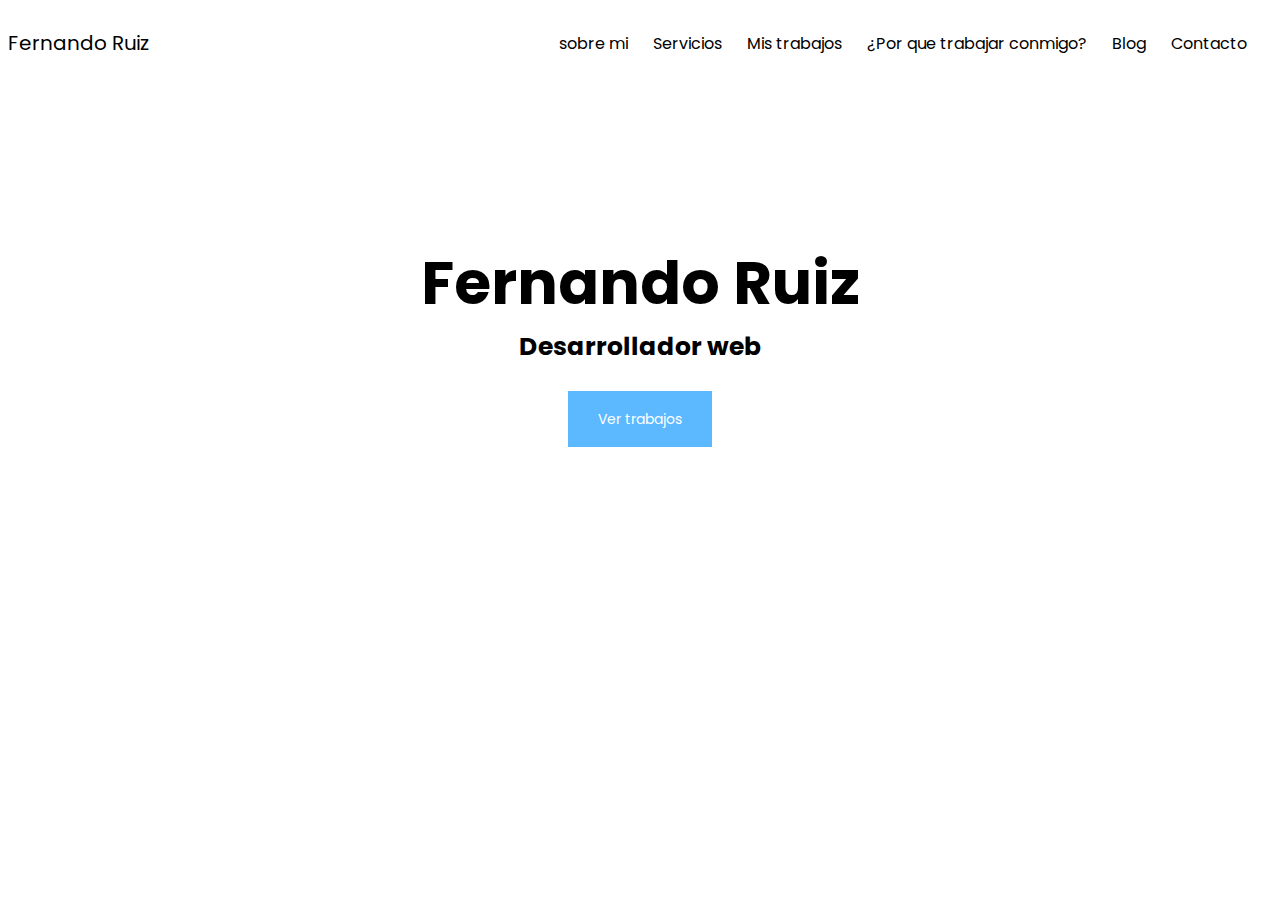
<file: Pagina 2/index.html>
<!DOCTYPE html>
<html lang="en">
<head>
    <meta charset="UTF-8">
    <meta http-equiv="X-UA-Compatible" content="IE=edge">
    <meta name="viewport" content="width=device-width, initial-scale=1.0">
    <title>Fernando Ruiz</title>
    <link rel="stylesheet" href="estilos.css">
    <link href="https://fonts.googleapis.com/css2?family=Poppins:wght@300&display=swap" rel="stylesheet">
</head>


<body>

<div class="menu_pag1">
<p>Fernando Ruiz</p>
<nav>
    <ul>
        <li>sobre mi</li>
        <li>Servicios</li>
        <li>Mis trabajos</li>
        <li>¿Por que trabajar conmigo?</li>
        <li>Blog</li>
        <li>Contacto</li>
    </ul>
</nav>
</div>

<div class="titulo">
    <h1>Fernando Ruiz</h1>
    <h2>Desarrollador web</h2>
    <a href="#">Ver trabajos</a>
</div>


</body>
</html>
</file>
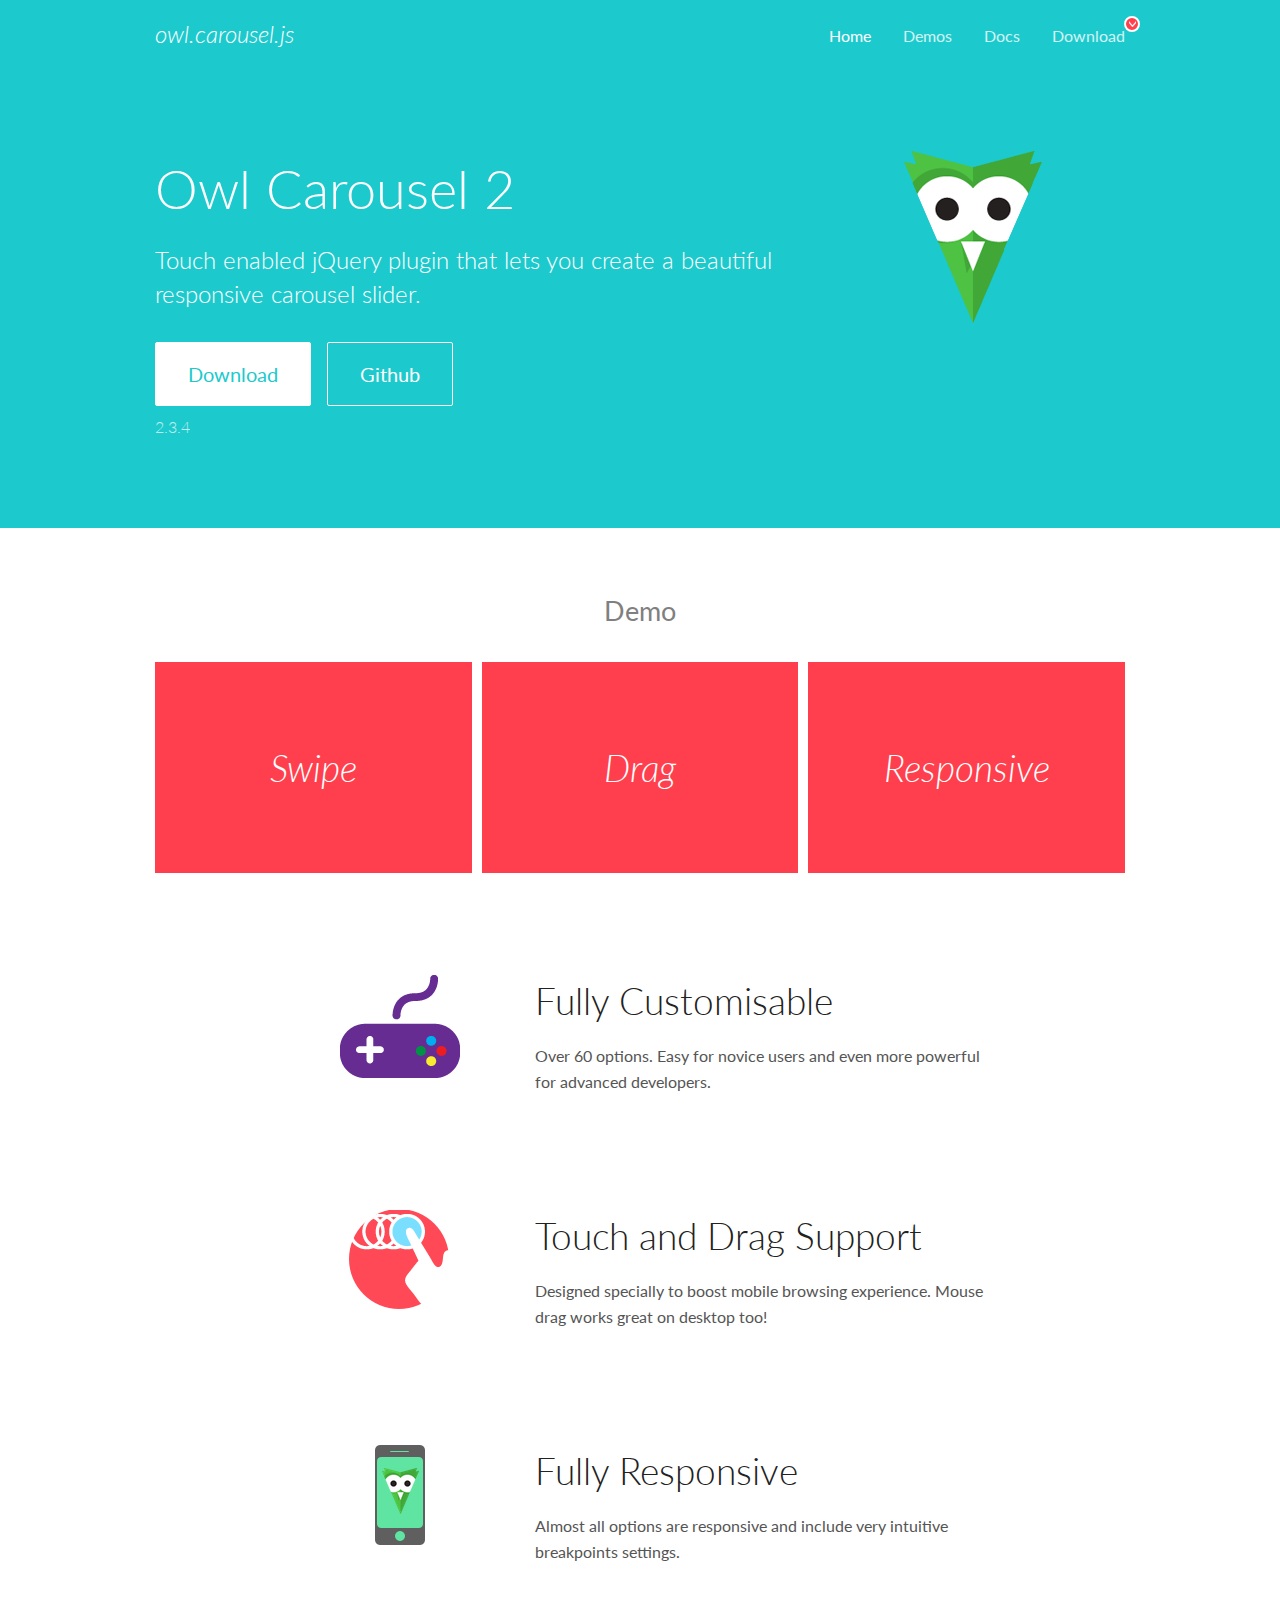
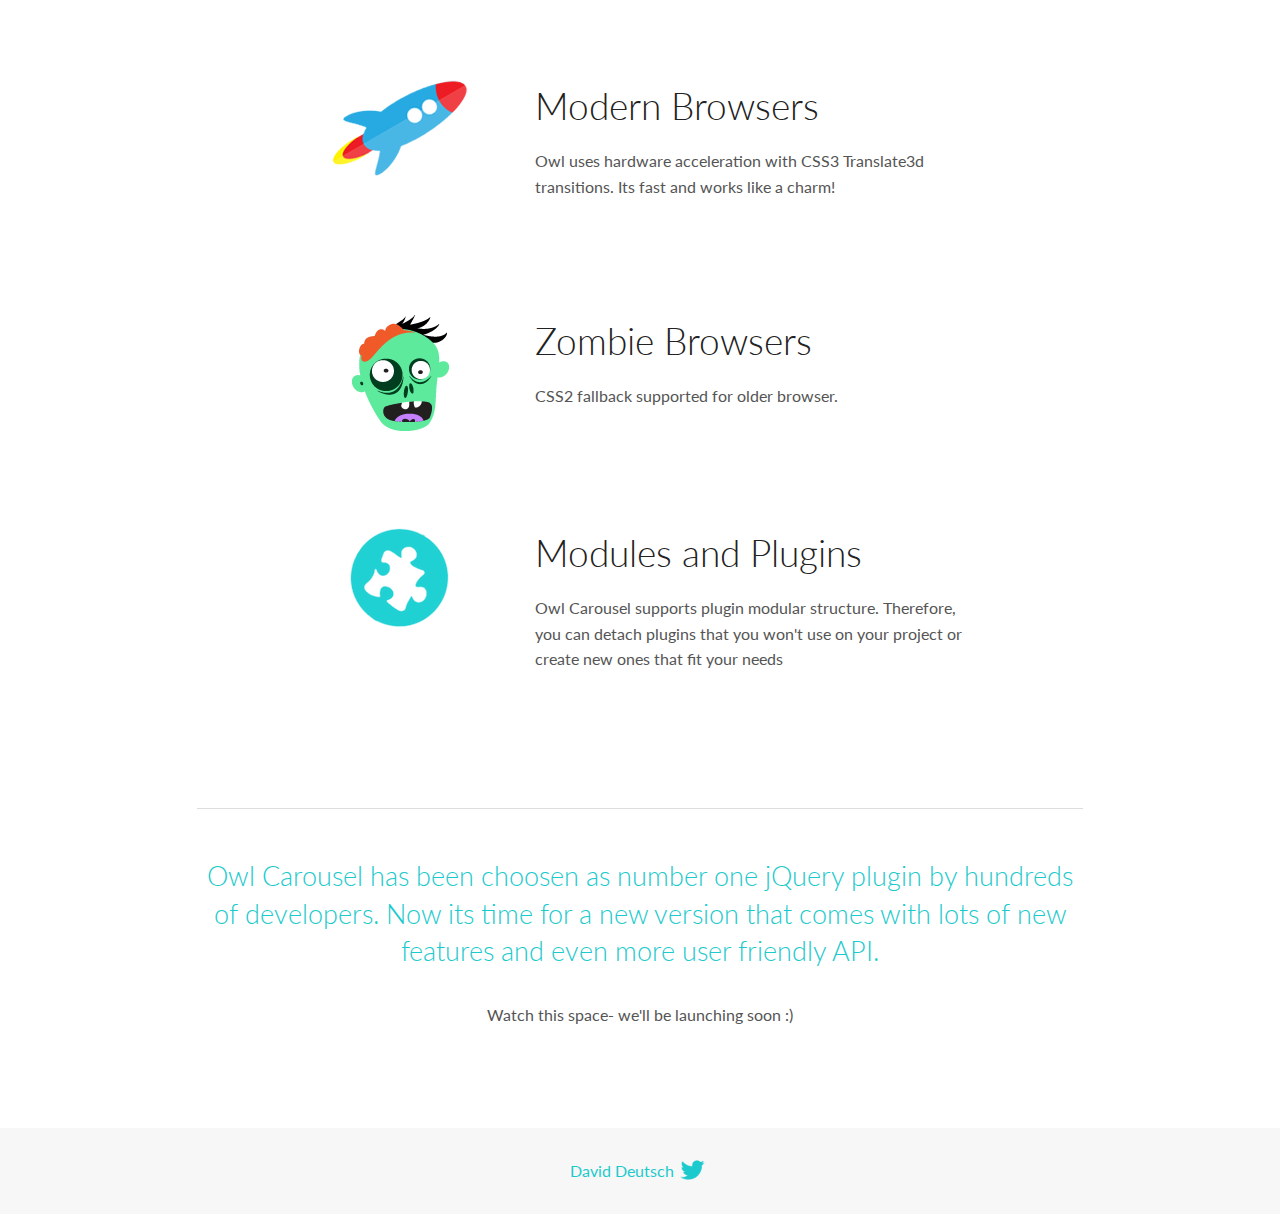
<file: logos/OwlCarousel2-2.3.4/OwlCarousel2-2.3.4/docs/index.html>
<!DOCTYPE html>
<html lang="en">
  <head>

    <!-- head -->
    <meta charset="utf-8">
    <meta name="msapplication-tap-highlight" content="no" />
    <meta name="viewport" content="width=device-width, initial-scale=1.0" />
    <meta name="description" content="Touch enabled jQuery plugin that lets you create beautiful responsive carousel slider.">
    <meta name="author" content="David Deutsch">
    <title>
      Home | Owl Carousel | 2.3.4
    </title>

    <!-- Stylesheets -->
    <link href='https://fonts.googleapis.com/css?family=Lato:300,400,700,400italic,300italic' rel='stylesheet' type='text/css'>
    <link rel="stylesheet" href="assets/css/docs.theme.min.css">

    <!-- Owl Stylesheets -->
    <link rel="stylesheet" href="assets/owlcarousel/assets/owl.carousel.min.css">
    <link rel="stylesheet" href="assets/owlcarousel/assets/owl.theme.default.min.css">

    <!-- HTML5 shim and Respond.js IE8 support of HTML5 elements and media queries -->

    <!--[if lt IE 9]>
      <script src="https://oss.maxcdn.com/libs/html5shiv/3.7.0/html5shiv.js"></script>
      <script src="https://oss.maxcdn.com/libs/respond.js/1.3.0/respond.min.js"></script>
    <![endif]-->

    <!-- Favicons -->
    <link rel="apple-touch-icon-precomposed" sizes="144x144" href="assets/ico/apple-touch-icon-144-precomposed.png">
    <link rel="shortcut icon" href="assets/ico/favicon.png">
    <link rel="shortcut icon" href="favicon.ico">

    <!-- Yeah i know js should not be in header. Its required for demos.-->

    <!-- javascript -->
    <script src="assets/vendors/jquery.min.js"></script>
    <script src="assets/owlcarousel/owl.carousel.js"></script>
  </head>
  <body>

    <!-- header -->
    <header class="header">
      <div class="row">
        <div class="large-12 columns">
          <div class="brand left">
            <h3>
              <a href="/OwlCarousel2/">owl.carousel.js</a> 
            </h3>
          </div>
          <a id="toggle-nav" class="right">
            <span></span> <span></span> <span></span> 
          </a> 
          <div class="nav-bar">
            <ul class="clearfix">
              <li class="active">
                <a href="/OwlCarousel2/index.html">Home</a> 
              </li>
              <li> <a href="/OwlCarousel2/demos/demos.html">Demos</a>  </li>
              <li> <a href="/OwlCarousel2/docs/started-welcome.html">Docs</a>  </li>
              <li>
                <a href="https://github.com/OwlCarousel2/OwlCarousel2/archive/2.3.4.zip">Download</a> 
                <span class="download"></span> 
              </li>
            </ul>
          </div>
        </div>
      </div>
    </header>

    <!-- home panel -->
    <section id="hero">
      <div class="row">
        <div class="large-8 medium-8 columns">
          <h1>Owl Carousel 2</h1>
          <h4>Touch enabled jQuery plugin that lets you create a beautiful responsive carousel slider.</h4>
          <a href="https://github.com/OwlCarousel2/OwlCarousel2/archive/2.3.4.zip" class="hero-button">Download</a> 
          <a href="https://github.com/OwlCarousel2/OwlCarousel2" class="hero-button outline">Github</a> 
          <p>2.3.4</p>
        </div>
        <div class="large-4 medium-4 columns">
          <img class="owl-logo" src="assets/img/owl-logo.png" alt="mr. Owl">
        </div>
      </div>
    </section>

    <!-- body -->
    <div class="home-demo">
      <div class="row">
        <div class="large-12 columns">
          <h3>Demo</h3>
          <div class="owl-carousel">
            <div class="item">
              <h2>Swipe</h2>
            </div>
            <div class="item">
              <h2>Drag</h2>
            </div>
            <div class="item">
              <h2>Responsive</h2>
            </div>
            <div class="item">
              <h2>CSS3</h2>
            </div>
            <div class="item">
              <h2>Fast</h2>
            </div>
            <div class="item">
              <h2>Easy</h2>
            </div>
            <div class="item">
              <h2>Free</h2>
            </div>
            <div class="item">
              <h2>Upgradable</h2>
            </div>
            <div class="item">
              <h2>Tons of options</h2>
            </div>
            <div class="item">
              <h2>Infinity</h2>
            </div>
            <div class="item">
              <h2>Auto Width</h2>
            </div>
          </div>
        </div>
      </div>
    </div>
    <script>
      var owl = $('.owl-carousel');
      owl.owlCarousel({
        margin: 10,
        loop: true,
        responsive: {
          0: {
            items: 1
          },
          600: {
            items: 2
          },
          1000: {
            items: 3
          }
        }
      })
    </script>

    <!-- features -->
    <div id="features">
      <div class="row">
        <div class="small-12 medium-9 small-centered columns">
          <section class="row feature">
            <div class="medium-4 small-12 columns">
              <img src="assets/img/feature-options.png" alt="">
            </div>
            <div class="medium-8 small-12 columns">
              <h2>Fully Customisable</h2>
              <p>Over 60 options. Easy for novice users and even more powerful for advanced developers.</p>
            </div>
          </section>
          <section class="row feature">
            <div class="medium-4 small-12 columns">
              <img src="assets/img/feature-drag.png" alt="">
            </div>
            <div class="medium-8 small-12 columns">
              <h2>Touch and Drag Support</h2>
              <p>Designed specially to boost mobile browsing experience. Mouse drag works great on desktop too!</p>
            </div>
          </section>
          <section class="row feature">
            <div class="medium-4 small-12 columns">
              <img src="assets/img/feature-responsive.png" alt="">
            </div>
            <div class="medium-8 small-12 columns">
              <h2>Fully Responsive</h2>
              <p>Almost all options are responsive and include very intuitive breakpoints settings.</p>
            </div>
          </section>
          <section class="row feature">
            <div class="medium-4 small-12 columns">
              <img src="assets/img/feature-modern.png" alt="">
            </div>
            <div class="medium-8 small-12 columns">
              <h2>Modern Browsers</h2>
              <p>Owl uses hardware acceleration with CSS3 Translate3d transitions. Its fast and works like a charm! </p>
            </div>
          </section>
          <section class="row feature">
            <div class="medium-4 small-12 columns">
              <img src="assets/img/feature-zombie.png" alt="">
            </div>
            <div class="medium-8 small-12 columns">
              <h2>Zombie Browsers</h2>
              <p>CSS2 fallback supported for older browser.</p>
            </div>
          </section>
          <section class="row feature">
            <div class="medium-4 small-12 columns">
              <img src="assets/img/feature-module.png" alt="">
            </div>
            <div class="medium-8 small-12 columns">
              <h2>Modules and Plugins</h2>
              <p>Owl Carousel supports plugin modular structure. Therefore, you can detach plugins that you won&#x27;t use on your project or create new ones that fit your needs</p>
            </div>
          </section>
        </div>
      </div>
    </div>

    <!-- footer -->
    <section id="teaser-text">
      <div class="row">
        <div class="small-12 medium-11 small-centered columns">
          <hr>
          <h3 id="owl-carousel-has-been-choosen-as-number-one-jquery-plugin-by-hundreds-of-developers-now-its-time-for-a-new-version-that-comes-with-lots-of-new-features-and-even-more-user-friendly-api-">Owl Carousel has been choosen as number one jQuery plugin by hundreds of developers. Now its time for a new version that comes with lots of new features and even more user friendly API.</h3>
          <p>Watch this space- we&#39;ll be launching soon :)</p>
        </div>
      </div>
    </section>

    <!-- footer -->
    <footer class="footer">
      <div class="row">
        <div class="large-12 columns">
          <h5>
            <a href="/OwlCarousel2/docs/support-contact.html">David Deutsch</a> 
            <a id="custom-tweet-button" href="https://twitter.com/share?url=https://github.com/OwlCarousel2/OwlCarousel2&text=Owl Carousel - This is so awesome! " target="_blank"></a> 
          </h5>
        </div>
      </div>
    </footer>

    <!-- vendors -->
    <script src="assets/vendors/highlight.js"></script>
    <script src="assets/js/app.js"></script>
  </body>
</html>
</file>
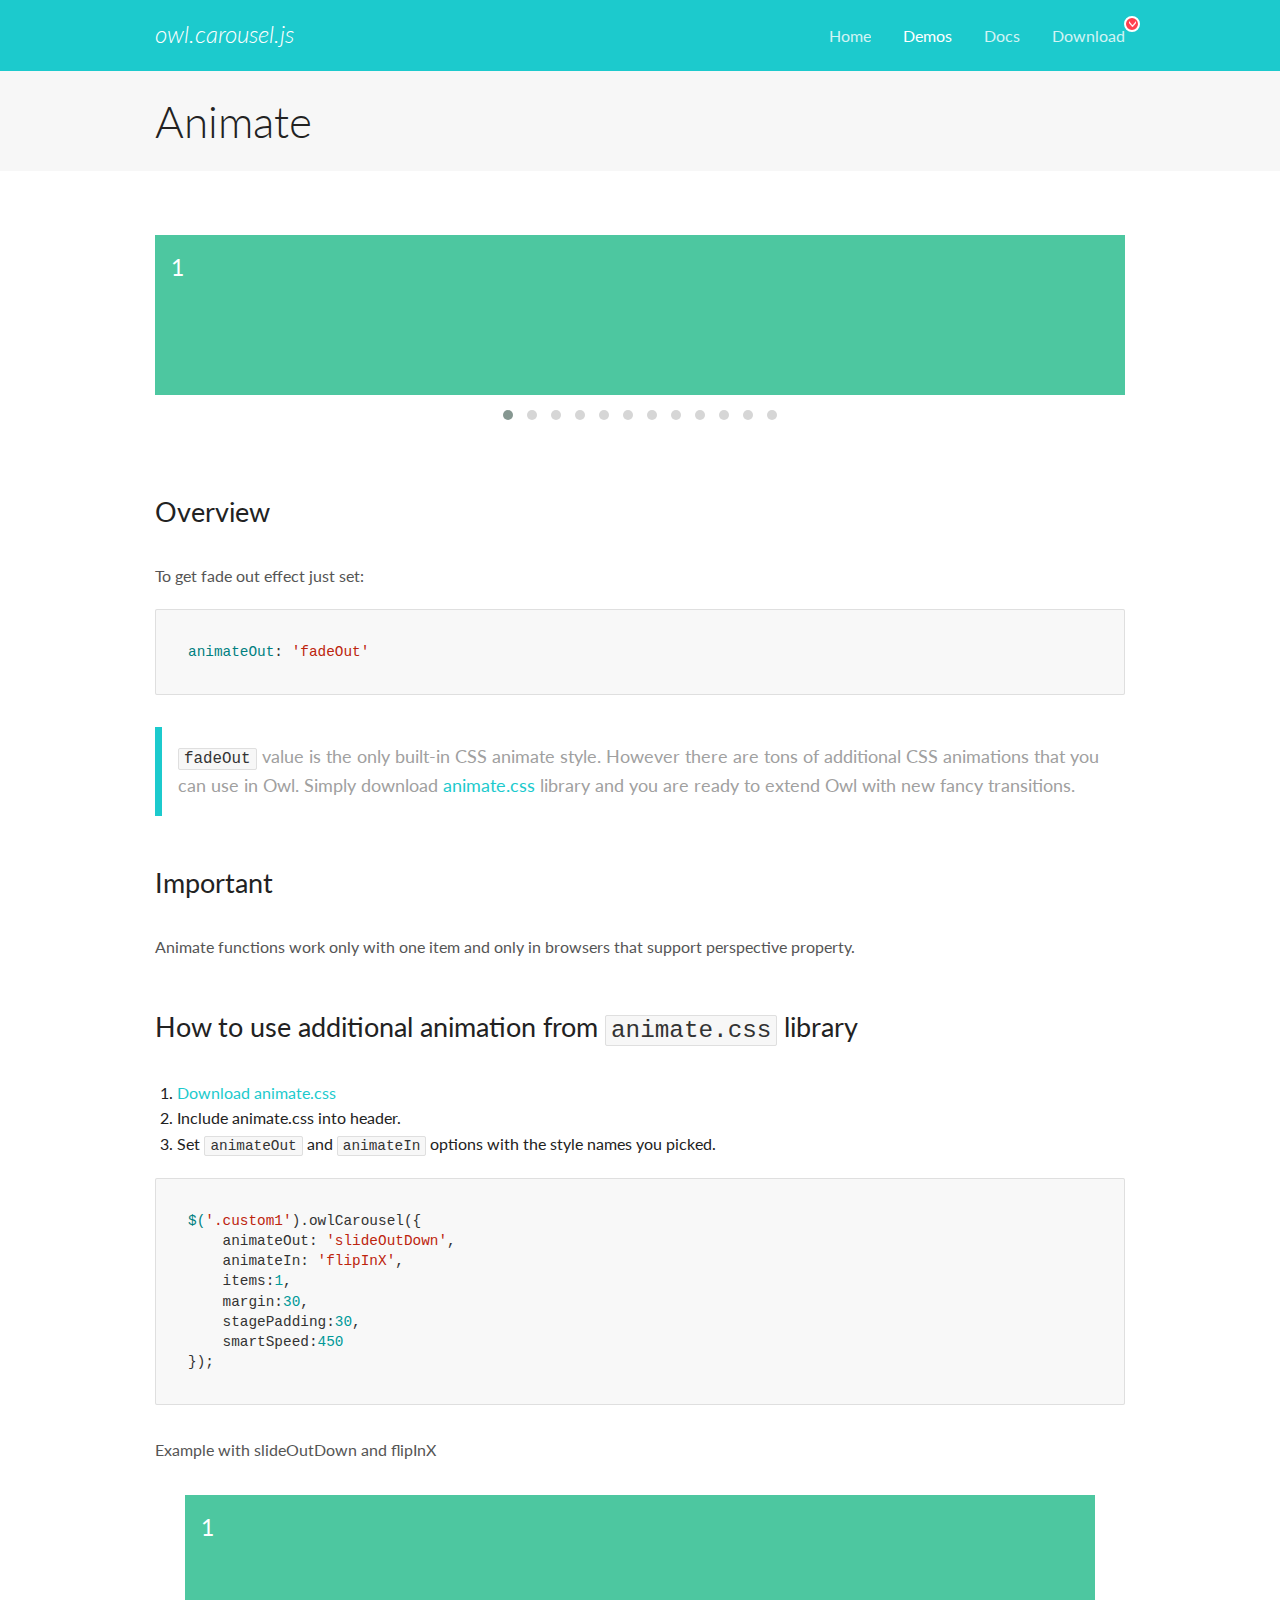
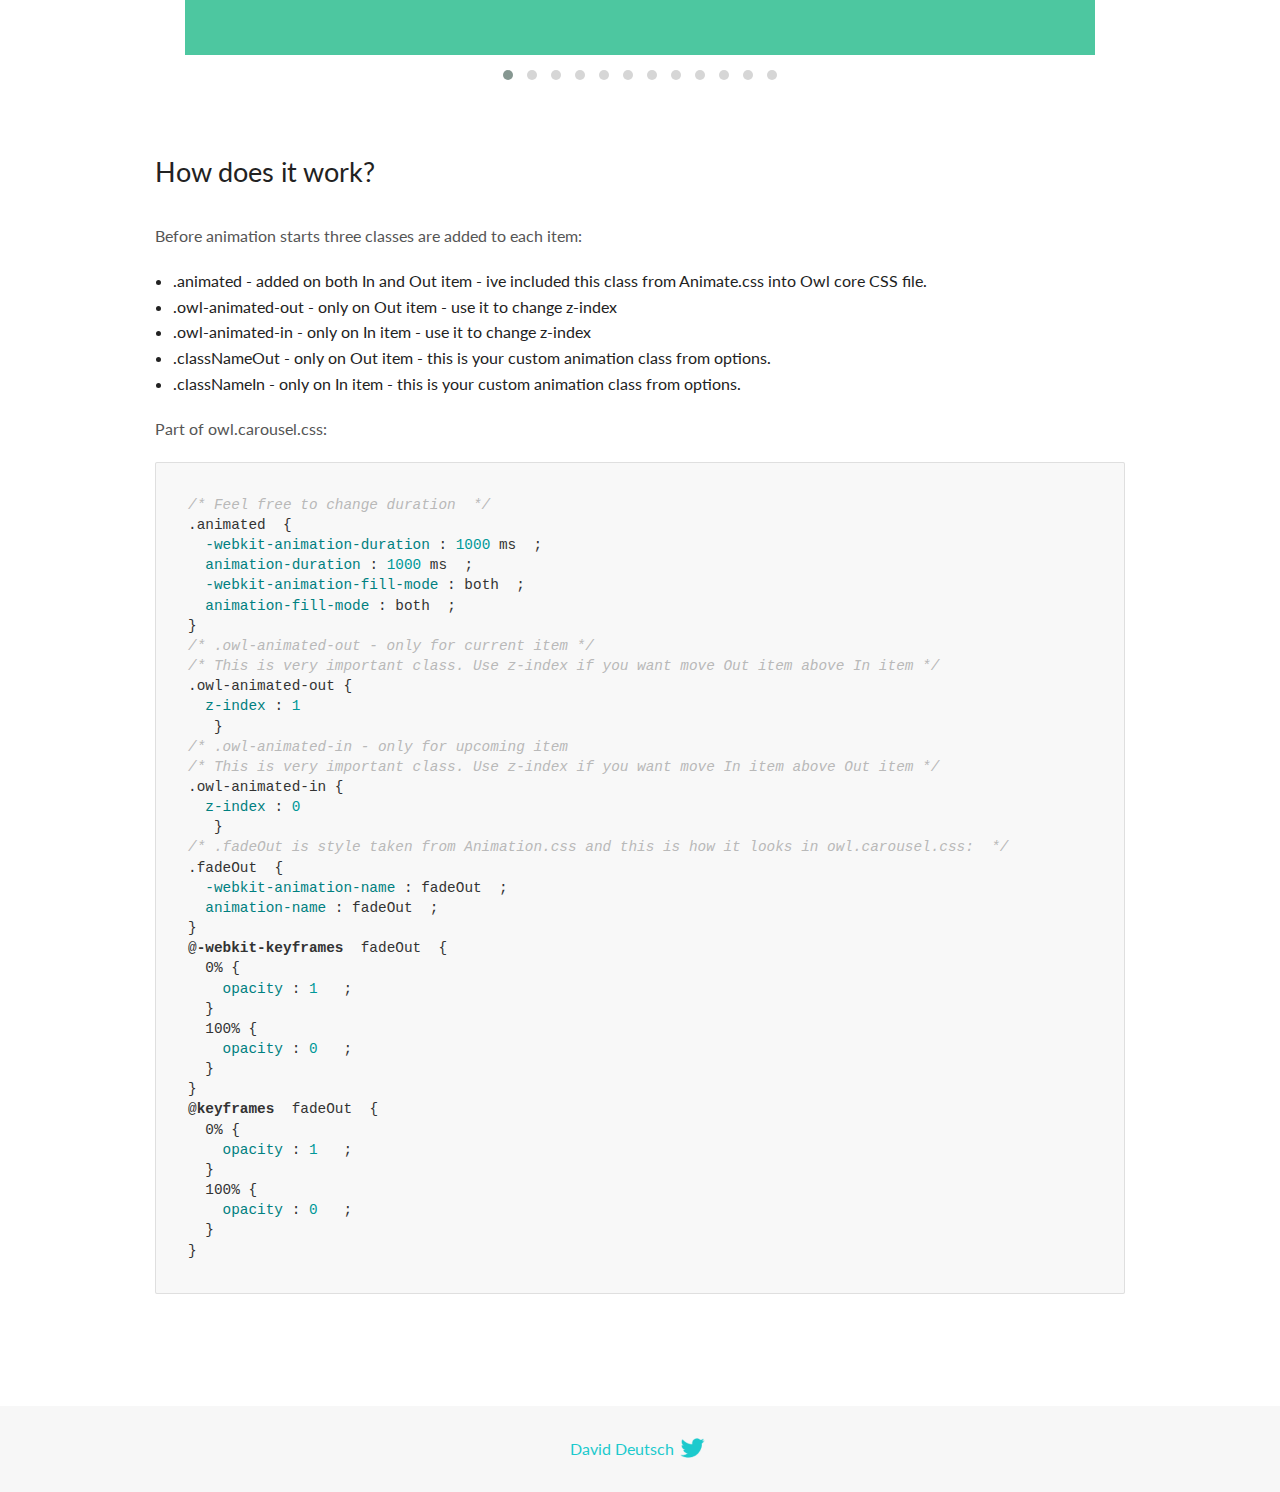
<file: logos/OwlCarousel2-2.3.4/OwlCarousel2-2.3.4/docs/demos/animate.html>
<!DOCTYPE html>
<html lang="en">
  <head>

    <!-- head -->
    <meta charset="utf-8">
    <meta name="msapplication-tap-highlight" content="no" />
    <meta name="viewport" content="width=device-width, initial-scale=1.0" />
    <meta name="description" content="Animate carousel">
    <meta name="author" content="David Deutsch">
    <title>
      Animate Demo | Owl Carousel | 2.3.4
    </title>

    <!-- Stylesheets -->
    <link href='https://fonts.googleapis.com/css?family=Lato:300,400,700,400italic,300italic' rel='stylesheet' type='text/css'>
    <link rel="stylesheet" href="../assets/css/docs.theme.min.css">

    <!-- Owl Stylesheets -->
    <link rel="stylesheet" href="../assets/owlcarousel/assets/owl.carousel.min.css">
    <link rel="stylesheet" href="../assets/owlcarousel/assets/owl.theme.default.min.css">

    <!-- HTML5 shim and Respond.js IE8 support of HTML5 elements and media queries -->

    <!--[if lt IE 9]>
      <script src="https://oss.maxcdn.com/libs/html5shiv/3.7.0/html5shiv.js"></script>
      <script src="https://oss.maxcdn.com/libs/respond.js/1.3.0/respond.min.js"></script>
    <![endif]-->

    <!-- Favicons -->
    <link rel="apple-touch-icon-precomposed" sizes="144x144" href="../assets/ico/apple-touch-icon-144-precomposed.png">
    <link rel="shortcut icon" href="../assets/ico/favicon.png">
    <link rel="shortcut icon" href="favicon.ico">

    <!-- Yeah i know js should not be in header. Its required for demos.-->

    <!-- javascript -->
    <script src="../assets/vendors/jquery.min.js"></script>
    <script src="../assets/owlcarousel/owl.carousel.js"></script>
  </head>
  <body>

    <!-- header -->
    <header class="header">
      <div class="row">
        <div class="large-12 columns">
          <div class="brand left">
            <h3>
              <a href="/OwlCarousel2/">owl.carousel.js</a> 
            </h3>
          </div>
          <a id="toggle-nav" class="right">
            <span></span> <span></span> <span></span> 
          </a> 
          <div class="nav-bar">
            <ul class="clearfix">
              <li> <a href="/OwlCarousel2/index.html">Home</a>  </li>
              <li class="active">
                <a href="/OwlCarousel2/demos/demos.html">Demos</a> 
              </li>
              <li> <a href="/OwlCarousel2/docs/started-welcome.html">Docs</a>  </li>
              <li>
                <a href="https://github.com/OwlCarousel2/OwlCarousel2/archive/2.3.4.zip">Download</a> 
                <span class="download"></span> 
              </li>
            </ul>
          </div>
        </div>
      </div>
    </header>

    <!-- title -->
    <section class="title">
      <div class="row">
        <div class="large-12 columns">
          <h1>Animate</h1>
        </div>
      </div>
    </section>

    <!--  Demos -->
    <section id="demos">
      <div class="row">
        <div class="large-12 columns">
          <div class="fadeOut owl-carousel owl-theme">
            <div class="item">
              <h4>1</h4>
            </div>
            <div class="item">
              <h4>2</h4>
            </div>
            <div class="item">
              <h4>3</h4>
            </div>
            <div class="item">
              <h4>4</h4>
            </div>
            <div class="item">
              <h4>5</h4>
            </div>
            <div class="item">
              <h4>6</h4>
            </div>
            <div class="item">
              <h4>7</h4>
            </div>
            <div class="item">
              <h4>8</h4>
            </div>
            <div class="item">
              <h4>9</h4>
            </div>
            <div class="item">
              <h4>10</h4>
            </div>
            <div class="item">
              <h4>11</h4>
            </div>
            <div class="item">
              <h4>12</h4>
            </div>
          </div>
          <h3 id="overview">Overview</h3>
          <p>To get fade out effect just set:</p>
          <pre><code>animateOut: &#39;fadeOut&#39;</code></pre>
          <blockquote>
            <p><code>fadeOut</code> value is the only built-in CSS animate style. However there are tons of additional CSS animations that you can use in Owl. Simply download
              <a href="https://daneden.github.io/animate.css/">animate.css</a>  library and you are ready to extend Owl with new fancy transitions.</p>
          </blockquote>
          <h3 id="important">Important</h3>
          <p>Animate functions work only with one item and only in browsers that support perspective property.</p>
          <h3 id="how-to-use-additional-animation-from-animate-css-library">How to use additional animation from <code>animate.css</code> library</h3>
          <ol>
            <li> <a href="https://daneden.github.io/animate.css/">Download animate.css</a>  </li>
            <li>Include animate.css into header.</li>
            <li>Set <code>animateOut</code> and <code>animateIn</code> options with the style names you picked.</li>
          </ol>
          <pre><code>$(&#39;.custom1&#39;).owlCarousel({
    animateOut: &#39;slideOutDown&#39;,
    animateIn: &#39;flipInX&#39;,
    items:1,
    margin:30,
    stagePadding:30,
    smartSpeed:450
});</code></pre>
          <p>Example with slideOutDown and flipInX</p>
          <div class="custom1 owl-carousel owl-theme">
            <div class="item">
              <h4>1</h4>
            </div>
            <div class="item">
              <h4>2</h4>
            </div>
            <div class="item">
              <h4>3</h4>
            </div>
            <div class="item">
              <h4>4</h4>
            </div>
            <div class="item">
              <h4>5</h4>
            </div>
            <div class="item">
              <h4>6</h4>
            </div>
            <div class="item">
              <h4>7</h4>
            </div>
            <div class="item">
              <h4>8</h4>
            </div>
            <div class="item">
              <h4>9</h4>
            </div>
            <div class="item">
              <h4>10</h4>
            </div>
            <div class="item">
              <h4>11</h4>
            </div>
            <div class="item">
              <h4>12</h4>
            </div>
          </div>
          <h3 id="how-does-it-work-">How does it work?</h3>
          <p>Before animation starts three classes are added to each item:</p>
          <ul>
            <li>.animated - added on both In and Out item - ive included this class from Animate.css into Owl core CSS file.</li>
            <li>.owl-animated-out - only on Out item - use it to change z-index</li>
            <li>.owl-animated-in - only on In item - use it to change z-index</li>
            <li>.classNameOut - only on Out item - this is your custom animation class from options.</li>
            <li>.classNameIn - only on In item - this is your custom animation class from options.</li>
          </ul>
          <p>Part of owl.carousel.css:</p>
          <pre><code class="language-css"><span class="comment">/* Feel free to change duration  */</span> 
<span class="class">.animated</span>  <span class="rules">{
  <span class="rule"><span class="attribute">-webkit-animation-duration</span> :<span class="value"> <span class="number">1000</span> ms</span> </span> ;
  <span class="rule"><span class="attribute">animation-duration</span> :<span class="value"> <span class="number">1000</span> ms</span> </span> ;
  <span class="rule"><span class="attribute">-webkit-animation-fill-mode</span> :<span class="value"> both</span> </span> ;
  <span class="rule"><span class="attribute">animation-fill-mode</span> :<span class="value"> both</span> </span> ;
<span class="rule">}</span> </span> 
<span class="comment">/* .owl-animated-out - only for current item */</span> 
<span class="comment">/* This is very important class. Use z-index if you want move Out item above In item */</span> 
<span class="class">.owl-animated-out</span> <span class="rules">{
  <span class="rule"><span class="attribute">z-index</span> :<span class="value"> <span class="number">1</span> 
</span> </span> </span> }
<span class="comment">/* .owl-animated-in - only for upcoming item
/* This is very important class. Use z-index if you want move In item above Out item */</span> 
<span class="class">.owl-animated-in</span> <span class="rules">{
  <span class="rule"><span class="attribute">z-index</span> :<span class="value"> <span class="number">0</span> 
</span> </span> </span> }
<span class="comment">/* .fadeOut is style taken from Animation.css and this is how it looks in owl.carousel.css:  */</span> 
<span class="class">.fadeOut</span>  <span class="rules">{
  <span class="rule"><span class="attribute">-webkit-animation-name</span> :<span class="value"> fadeOut</span> </span> ;
  <span class="rule"><span class="attribute">animation-name</span> :<span class="value"> fadeOut</span> </span> ;
<span class="rule">}</span> </span> 
<span class="at_rule">@<span class="keyword">-webkit-keyframes</span>  fadeOut </span> {
  0% <span class="rules">{
    <span class="rule"><span class="attribute">opacity</span> :<span class="value"> <span class="number">1</span> </span> </span> ;
  <span class="rule">}</span> </span> 
  100% <span class="rules">{
    <span class="rule"><span class="attribute">opacity</span> :<span class="value"> <span class="number">0</span> </span> </span> ;
  <span class="rule">}</span> </span> 
}
<span class="at_rule">@<span class="keyword">keyframes</span>  fadeOut </span> {
  0% <span class="rules">{
    <span class="rule"><span class="attribute">opacity</span> :<span class="value"> <span class="number">1</span> </span> </span> ;
  <span class="rule">}</span> </span> 
  100% <span class="rules">{
    <span class="rule"><span class="attribute">opacity</span> :<span class="value"> <span class="number">0</span> </span> </span> ;
  <span class="rule">}</span> </span> 
}</code></pre>
          <link rel="stylesheet" href="../assets/css/animate.css">
          <script>
            jQuery(document).ready(function($) {
              $('.fadeOut').owlCarousel({
                items: 1,
                animateOut: 'fadeOut',
                loop: true,
                margin: 10,
              });
              $('.custom1').owlCarousel({
                animateOut: 'slideOutDown',
                animateIn: 'flipInX',
                items: 1,
                margin: 30,
                stagePadding: 30,
                smartSpeed: 450
              });
            });
          </script>
        </div>
      </div>
    </section>

    <!-- footer -->
    <footer class="footer">
      <div class="row">
        <div class="large-12 columns">
          <h5>
            <a href="/OwlCarousel2/docs/support-contact.html">David Deutsch</a> 
            <a id="custom-tweet-button" href="https://twitter.com/share?url=https://github.com/OwlCarousel2/OwlCarousel2&text=Owl Carousel - This is so awesome! " target="_blank"></a> 
          </h5>
        </div>
      </div>
    </footer>

    <!-- vendors -->
    <script src="../assets/vendors/highlight.js"></script>
    <script src="../assets/js/app.js"></script>
  </body>
</html>
</file>
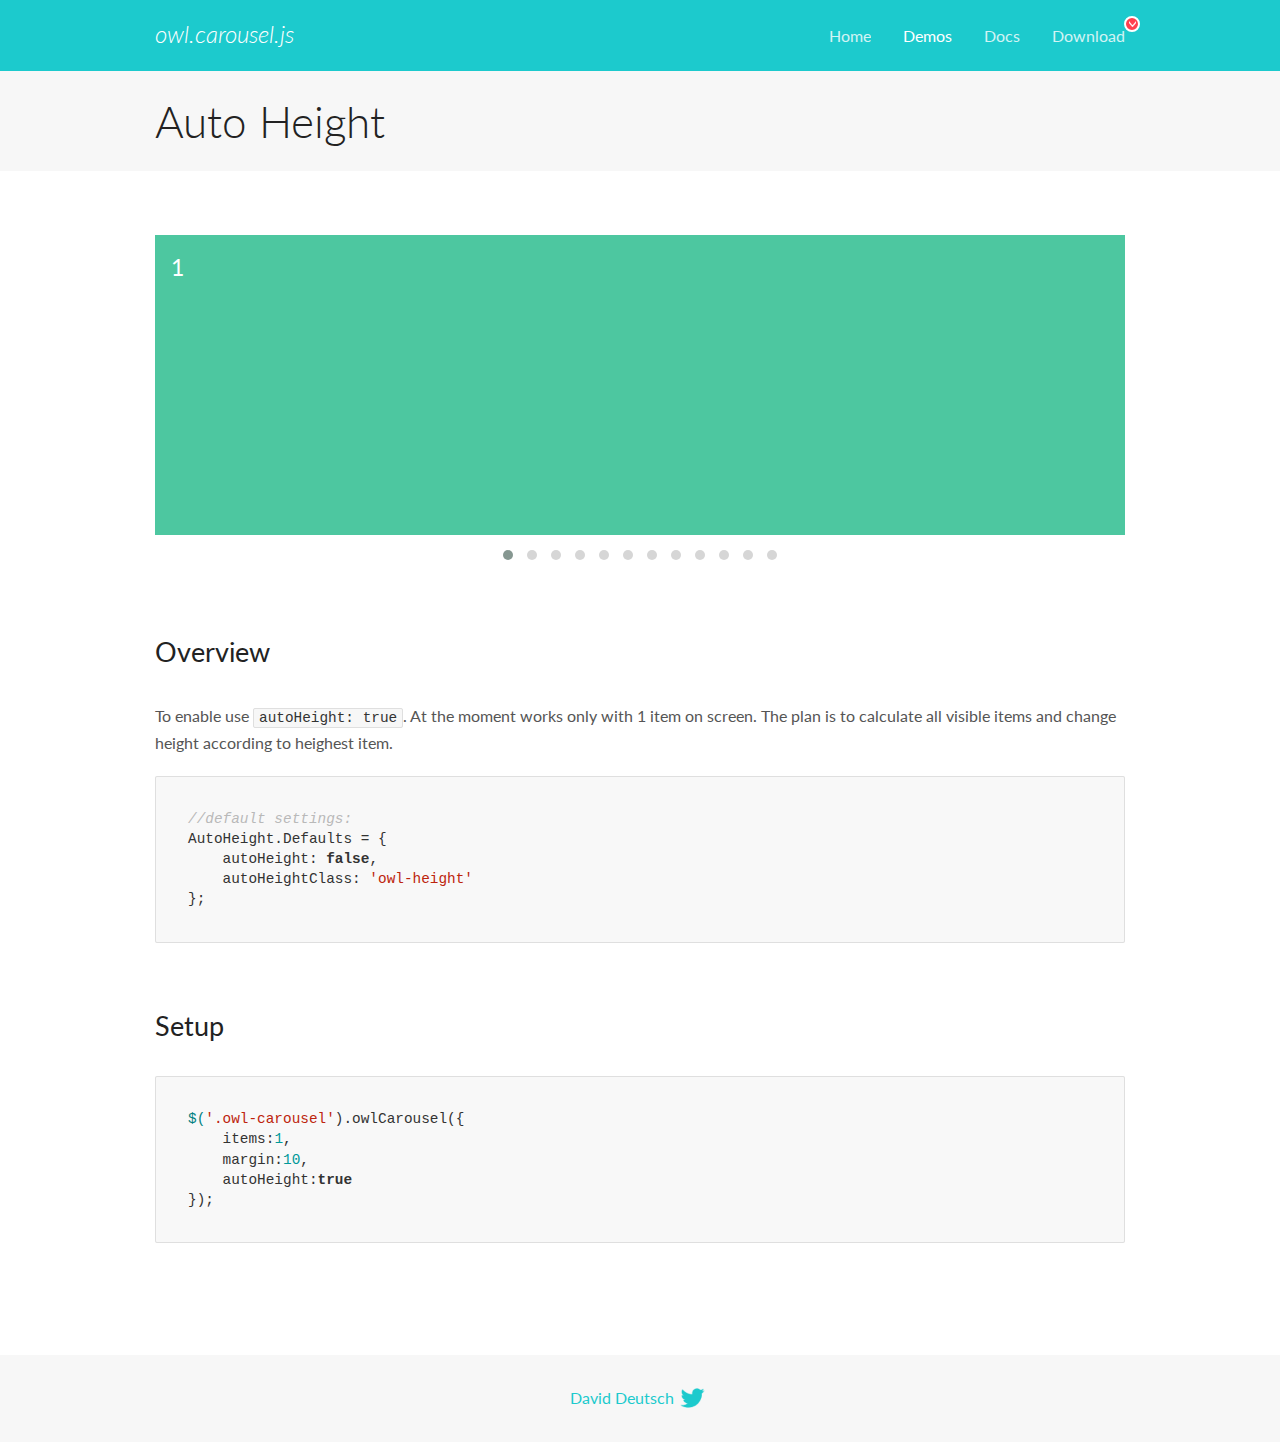
<file: logos/OwlCarousel2-2.3.4/OwlCarousel2-2.3.4/docs/demos/autoheight.html>
<!DOCTYPE html>
<html lang="en">
  <head>

    <!-- head -->
    <meta charset="utf-8">
    <meta name="msapplication-tap-highlight" content="no" />
    <meta name="viewport" content="width=device-width, initial-scale=1.0" />
    <meta name="description" content="autoHeight usage demo">
    <meta name="author" content="David Deutsch">
    <title>
      Auto Height Demo | Owl Carousel | 2.3.4
    </title>

    <!-- Stylesheets -->
    <link href='https://fonts.googleapis.com/css?family=Lato:300,400,700,400italic,300italic' rel='stylesheet' type='text/css'>
    <link rel="stylesheet" href="../assets/css/docs.theme.min.css">

    <!-- Owl Stylesheets -->
    <link rel="stylesheet" href="../assets/owlcarousel/assets/owl.carousel.min.css">
    <link rel="stylesheet" href="../assets/owlcarousel/assets/owl.theme.default.min.css">

    <!-- HTML5 shim and Respond.js IE8 support of HTML5 elements and media queries -->

    <!--[if lt IE 9]>
      <script src="https://oss.maxcdn.com/libs/html5shiv/3.7.0/html5shiv.js"></script>
      <script src="https://oss.maxcdn.com/libs/respond.js/1.3.0/respond.min.js"></script>
    <![endif]-->

    <!-- Favicons -->
    <link rel="apple-touch-icon-precomposed" sizes="144x144" href="../assets/ico/apple-touch-icon-144-precomposed.png">
    <link rel="shortcut icon" href="../assets/ico/favicon.png">
    <link rel="shortcut icon" href="favicon.ico">

    <!-- Yeah i know js should not be in header. Its required for demos.-->

    <!-- javascript -->
    <script src="../assets/vendors/jquery.min.js"></script>
    <script src="../assets/owlcarousel/owl.carousel.js"></script>
  </head>
  <body>

    <!-- header -->
    <header class="header">
      <div class="row">
        <div class="large-12 columns">
          <div class="brand left">
            <h3>
              <a href="/OwlCarousel2/">owl.carousel.js</a> 
            </h3>
          </div>
          <a id="toggle-nav" class="right">
            <span></span> <span></span> <span></span> 
          </a> 
          <div class="nav-bar">
            <ul class="clearfix">
              <li> <a href="/OwlCarousel2/index.html">Home</a>  </li>
              <li class="active">
                <a href="/OwlCarousel2/demos/demos.html">Demos</a> 
              </li>
              <li> <a href="/OwlCarousel2/docs/started-welcome.html">Docs</a>  </li>
              <li>
                <a href="https://github.com/OwlCarousel2/OwlCarousel2/archive/2.3.4.zip">Download</a> 
                <span class="download"></span> 
              </li>
            </ul>
          </div>
        </div>
      </div>
    </header>

    <!-- title -->
    <section class="title">
      <div class="row">
        <div class="large-12 columns">
          <h1>Auto Height</h1>
        </div>
      </div>
    </section>

    <!--  Demos -->
    <section id="demos">
      <div class="row">
        <div class="large-12 columns">
          <div class="owl-carousel owl-theme">
            <div class="item" style="height:300px">
              <h4>1</h4>
            </div>
            <div class="item" style="height:100px">
              <h4>2</h4>
            </div>
            <div class="item" style="height:500px">
              <h4>3</h4>
            </div>
            <div class="item" style="height:250px">
              <h4>4</h4>
            </div>
            <div class="item" style="height:400px">
              <h4>5</h4>
            </div>
            <div class="item" style="height:500px">
              <h4>6</h4>
            </div>
            <div class="item" style="height:600px">
              <h4>7</h4>
            </div>
            <div class="item" style="height:400px">
              <h4>8</h4>
            </div>
            <div class="item" style="height:300px">
              <h4>9</h4>
            </div>
            <div class="item" style="height:350px">
              <h4>10</h4>
            </div>
            <div class="item" style="height:200px">
              <h4>11</h4>
            </div>
            <div class="item" style="height:150px">
              <h4>12</h4>
            </div>
          </div>
          <h3 id="overview">Overview</h3>
          <p>To enable use <code>autoHeight: true</code>. At the moment works only with 1 item on screen. The plan is to calculate all visible items and change height according to heighest item.</p>
          <pre><code>//default settings:
AutoHeight.Defaults = {
    autoHeight: false,
    autoHeightClass: &#39;owl-height&#39;
};</code></pre>
          <h3 id="setup">Setup</h3>
          <pre><code>$(&#39;.owl-carousel&#39;).owlCarousel({
    items:1,
    margin:10,
    autoHeight:true
});</code></pre>
          <script>
            $(document).ready(function() {
              $('.owl-carousel').owlCarousel({
                items: 1,
                margin: 10,
                autoHeight: true
              });
            })
          </script>
        </div>
      </div>
    </section>

    <!-- footer -->
    <footer class="footer">
      <div class="row">
        <div class="large-12 columns">
          <h5>
            <a href="/OwlCarousel2/docs/support-contact.html">David Deutsch</a> 
            <a id="custom-tweet-button" href="https://twitter.com/share?url=https://github.com/OwlCarousel2/OwlCarousel2&text=Owl Carousel - This is so awesome! " target="_blank"></a> 
          </h5>
        </div>
      </div>
    </footer>

    <!-- vendors -->
    <script src="../assets/vendors/highlight.js"></script>
    <script src="../assets/js/app.js"></script>
  </body>
</html>
</file>
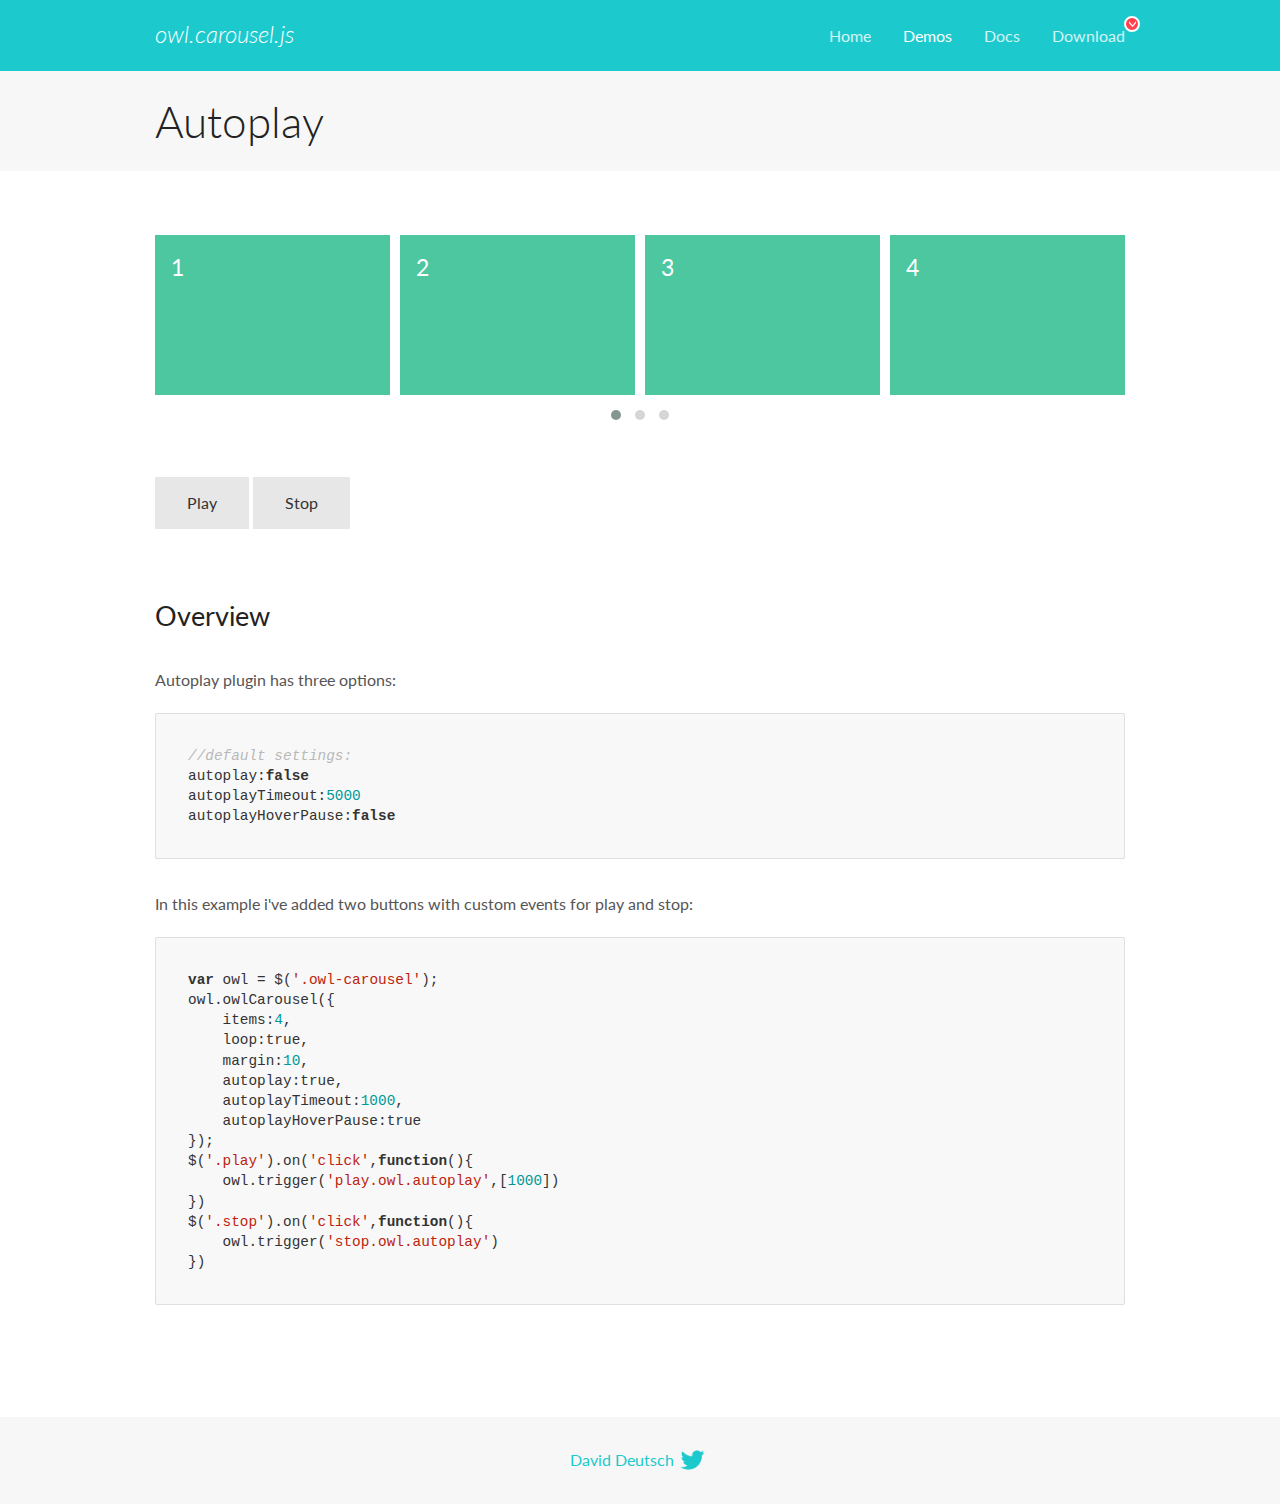
<file: logos/OwlCarousel2-2.3.4/OwlCarousel2-2.3.4/docs/demos/autoplay.html>
<!DOCTYPE html>
<html lang="en">
  <head>

    <!-- head -->
    <meta charset="utf-8">
    <meta name="msapplication-tap-highlight" content="no" />
    <meta name="viewport" content="width=device-width, initial-scale=1.0" />
    <meta name="description" content="Autoplay usage demo">
    <meta name="author" content="David Deutsch">
    <title>
      Autoplay Demo | Owl Carousel | 2.3.4
    </title>

    <!-- Stylesheets -->
    <link href='https://fonts.googleapis.com/css?family=Lato:300,400,700,400italic,300italic' rel='stylesheet' type='text/css'>
    <link rel="stylesheet" href="../assets/css/docs.theme.min.css">

    <!-- Owl Stylesheets -->
    <link rel="stylesheet" href="../assets/owlcarousel/assets/owl.carousel.min.css">
    <link rel="stylesheet" href="../assets/owlcarousel/assets/owl.theme.default.min.css">

    <!-- HTML5 shim and Respond.js IE8 support of HTML5 elements and media queries -->

    <!--[if lt IE 9]>
      <script src="https://oss.maxcdn.com/libs/html5shiv/3.7.0/html5shiv.js"></script>
      <script src="https://oss.maxcdn.com/libs/respond.js/1.3.0/respond.min.js"></script>
    <![endif]-->

    <!-- Favicons -->
    <link rel="apple-touch-icon-precomposed" sizes="144x144" href="../assets/ico/apple-touch-icon-144-precomposed.png">
    <link rel="shortcut icon" href="../assets/ico/favicon.png">
    <link rel="shortcut icon" href="favicon.ico">

    <!-- Yeah i know js should not be in header. Its required for demos.-->

    <!-- javascript -->
    <script src="../assets/vendors/jquery.min.js"></script>
    <script src="../assets/owlcarousel/owl.carousel.js"></script>
  </head>
  <body>

    <!-- header -->
    <header class="header">
      <div class="row">
        <div class="large-12 columns">
          <div class="brand left">
            <h3>
              <a href="/OwlCarousel2/">owl.carousel.js</a> 
            </h3>
          </div>
          <a id="toggle-nav" class="right">
            <span></span> <span></span> <span></span> 
          </a> 
          <div class="nav-bar">
            <ul class="clearfix">
              <li> <a href="/OwlCarousel2/index.html">Home</a>  </li>
              <li class="active">
                <a href="/OwlCarousel2/demos/demos.html">Demos</a> 
              </li>
              <li> <a href="/OwlCarousel2/docs/started-welcome.html">Docs</a>  </li>
              <li>
                <a href="https://github.com/OwlCarousel2/OwlCarousel2/archive/2.3.4.zip">Download</a> 
                <span class="download"></span> 
              </li>
            </ul>
          </div>
        </div>
      </div>
    </header>

    <!-- title -->
    <section class="title">
      <div class="row">
        <div class="large-12 columns">
          <h1>Autoplay</h1>
        </div>
      </div>
    </section>

    <!--  Demos -->
    <section id="demos">
      <div class="row">
        <div class="large-12 columns">
          <div class="owl-carousel owl-theme">
            <div class="item">
              <h4>1</h4>
            </div>
            <div class="item">
              <h4>2</h4>
            </div>
            <div class="item">
              <h4>3</h4>
            </div>
            <div class="item">
              <h4>4</h4>
            </div>
            <div class="item">
              <h4>5</h4>
            </div>
            <div class="item">
              <h4>6</h4>
            </div>
            <div class="item">
              <h4>7</h4>
            </div>
            <div class="item">
              <h4>8</h4>
            </div>
            <div class="item">
              <h4>9</h4>
            </div>
            <div class="item">
              <h4>10</h4>
            </div>
            <div class="item">
              <h4>11</h4>
            </div>
            <div class="item">
              <h4>12</h4>
            </div>
          </div>
          <a class="button secondary play">Play</a> 
          <a class="button secondary stop">Stop</a> 
          <h3 id="overview">Overview</h3>
          <p>Autoplay plugin has three options:</p>
          <pre><code>//default settings:
autoplay:false
autoplayTimeout:5000
autoplayHoverPause:false</code></pre>
          <p>In this example i&#39;ve added two buttons with custom events for play and stop:</p>
          <pre><code>var owl = $(&#39;.owl-carousel&#39;);
owl.owlCarousel({
    items:4,
    loop:true,
    margin:10,
    autoplay:true,
    autoplayTimeout:1000,
    autoplayHoverPause:true
});
$(&#39;.play&#39;).on(&#39;click&#39;,function(){
    owl.trigger(&#39;play.owl.autoplay&#39;,[1000])
})
$(&#39;.stop&#39;).on(&#39;click&#39;,function(){
    owl.trigger(&#39;stop.owl.autoplay&#39;)
})</code></pre>
          <script>
            $(document).ready(function() {
              var owl = $('.owl-carousel');
              owl.owlCarousel({
                items: 4,
                loop: true,
                margin: 10,
                autoplay: true,
                autoplayTimeout: 1000,
                autoplayHoverPause: true
              });
              $('.play').on('click', function() {
                owl.trigger('play.owl.autoplay', [1000])
              })
              $('.stop').on('click', function() {
                owl.trigger('stop.owl.autoplay')
              })
            })
          </script>
        </div>
      </div>
    </section>

    <!-- footer -->
    <footer class="footer">
      <div class="row">
        <div class="large-12 columns">
          <h5>
            <a href="/OwlCarousel2/docs/support-contact.html">David Deutsch</a> 
            <a id="custom-tweet-button" href="https://twitter.com/share?url=https://github.com/OwlCarousel2/OwlCarousel2&text=Owl Carousel - This is so awesome! " target="_blank"></a> 
          </h5>
        </div>
      </div>
    </footer>

    <!-- vendors -->
    <script src="../assets/vendors/highlight.js"></script>
    <script src="../assets/js/app.js"></script>
  </body>
</html>
</file>
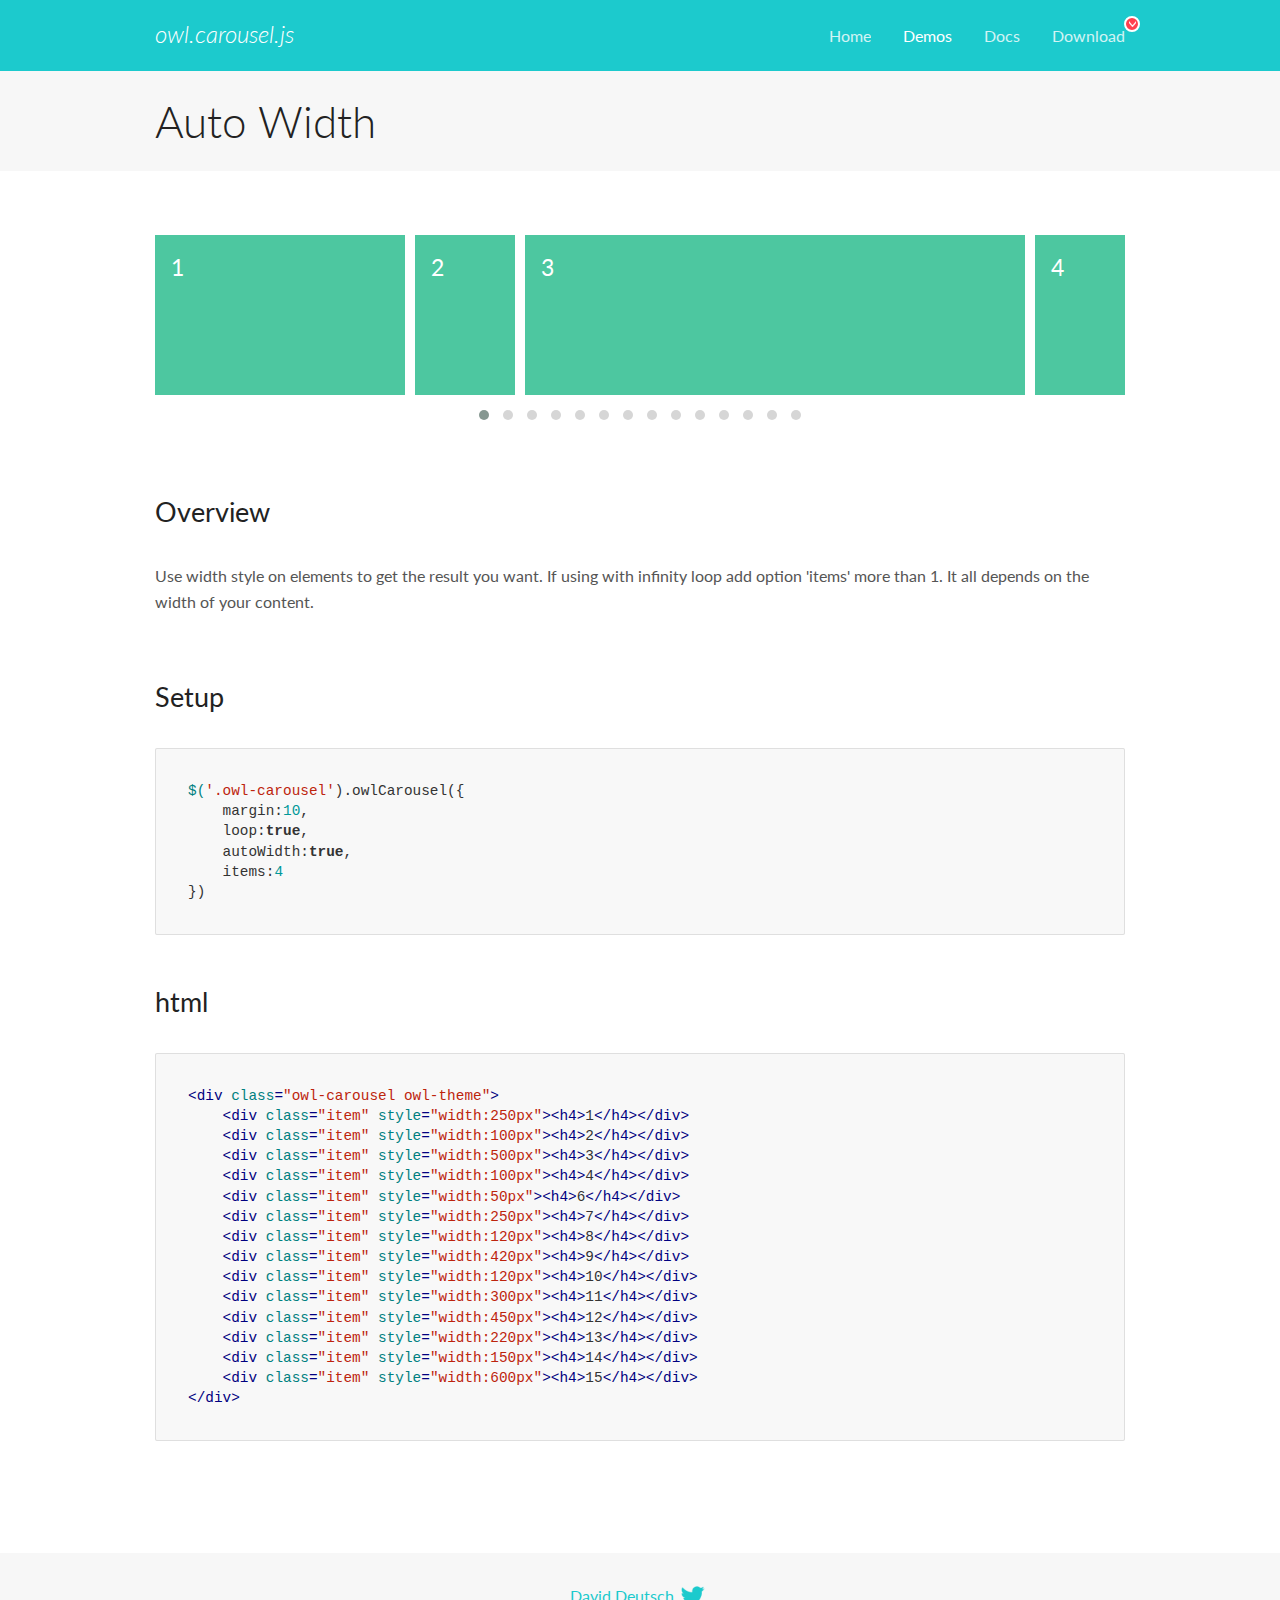
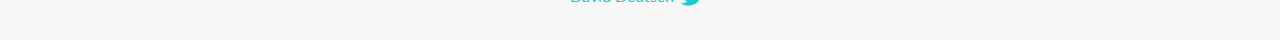
<file: logos/OwlCarousel2-2.3.4/OwlCarousel2-2.3.4/docs/demos/autowidth.html>
<!DOCTYPE html>
<html lang="en">
  <head>

    <!-- head -->
    <meta charset="utf-8">
    <meta name="msapplication-tap-highlight" content="no" />
    <meta name="viewport" content="width=device-width, initial-scale=1.0" />
    <meta name="description" content="Auto Width">
    <meta name="author" content="David Deutsch">
    <title>
      Auto Width Demo | Owl Carousel | 2.3.4
    </title>

    <!-- Stylesheets -->
    <link href='https://fonts.googleapis.com/css?family=Lato:300,400,700,400italic,300italic' rel='stylesheet' type='text/css'>
    <link rel="stylesheet" href="../assets/css/docs.theme.min.css">

    <!-- Owl Stylesheets -->
    <link rel="stylesheet" href="../assets/owlcarousel/assets/owl.carousel.min.css">
    <link rel="stylesheet" href="../assets/owlcarousel/assets/owl.theme.default.min.css">

    <!-- HTML5 shim and Respond.js IE8 support of HTML5 elements and media queries -->

    <!--[if lt IE 9]>
      <script src="https://oss.maxcdn.com/libs/html5shiv/3.7.0/html5shiv.js"></script>
      <script src="https://oss.maxcdn.com/libs/respond.js/1.3.0/respond.min.js"></script>
    <![endif]-->

    <!-- Favicons -->
    <link rel="apple-touch-icon-precomposed" sizes="144x144" href="../assets/ico/apple-touch-icon-144-precomposed.png">
    <link rel="shortcut icon" href="../assets/ico/favicon.png">
    <link rel="shortcut icon" href="favicon.ico">

    <!-- Yeah i know js should not be in header. Its required for demos.-->

    <!-- javascript -->
    <script src="../assets/vendors/jquery.min.js"></script>
    <script src="../assets/owlcarousel/owl.carousel.js"></script>
  </head>
  <body>

    <!-- header -->
    <header class="header">
      <div class="row">
        <div class="large-12 columns">
          <div class="brand left">
            <h3>
              <a href="/OwlCarousel2/">owl.carousel.js</a> 
            </h3>
          </div>
          <a id="toggle-nav" class="right">
            <span></span> <span></span> <span></span> 
          </a> 
          <div class="nav-bar">
            <ul class="clearfix">
              <li> <a href="/OwlCarousel2/index.html">Home</a>  </li>
              <li class="active">
                <a href="/OwlCarousel2/demos/demos.html">Demos</a> 
              </li>
              <li> <a href="/OwlCarousel2/docs/started-welcome.html">Docs</a>  </li>
              <li>
                <a href="https://github.com/OwlCarousel2/OwlCarousel2/archive/2.3.4.zip">Download</a> 
                <span class="download"></span> 
              </li>
            </ul>
          </div>
        </div>
      </div>
    </header>

    <!-- title -->
    <section class="title">
      <div class="row">
        <div class="large-12 columns">
          <h1>Auto Width</h1>
        </div>
      </div>
    </section>

    <!--  Demos -->
    <section id="demos">
      <div class="row">
        <div class="large-12 columns">
          <div class="owl-carousel owl-theme">
            <div class="item" style="width:250px">
              <h4>1</h4>
            </div>
            <div class="item" style="width:100px">
              <h4>2</h4>
            </div>
            <div class="item" style="width:500px">
              <h4>3</h4>
            </div>
            <div class="item" style="width:100px">
              <h4>4</h4>
            </div>
            <div class="item" style="width:50px">
              <h4>6</h4>
            </div>
            <div class="item" style="width:250px">
              <h4>7</h4>
            </div>
            <div class="item" style="width:120px">
              <h4>8</h4>
            </div>
            <div class="item" style="width:420px">
              <h4>9</h4>
            </div>
            <div class="item" style="width:120px">
              <h4>10</h4>
            </div>
            <div class="item" style="width:300px">
              <h4>11</h4>
            </div>
            <div class="item" style="width:450px">
              <h4>12</h4>
            </div>
            <div class="item" style="width:220px">
              <h4>13</h4>
            </div>
            <div class="item" style="width:150px">
              <h4>14</h4>
            </div>
            <div class="item" style="width:600px">
              <h4>15</h4>
            </div>
          </div>
          <h3 id="overview">Overview</h3>
          <p>Use width style on elements to get the result you want. If using with infinity loop add option &#39;items&#39; more than 1. It all depends on the width of your content.</p>
          <h3 id="setup">Setup</h3>
          <pre><code>$(&#39;.owl-carousel&#39;).owlCarousel({
    margin:10,
    loop:true,
    autoWidth:true,
    items:4
})</code></pre>
          <h3 id="html">html</h3>
          <pre><code>&lt;div class=&quot;owl-carousel owl-theme&quot;&gt;
    &lt;div class=&quot;item&quot; style=&quot;width:250px&quot;&gt;&lt;h4&gt;1&lt;/h4&gt;&lt;/div&gt;
    &lt;div class=&quot;item&quot; style=&quot;width:100px&quot;&gt;&lt;h4&gt;2&lt;/h4&gt;&lt;/div&gt;
    &lt;div class=&quot;item&quot; style=&quot;width:500px&quot;&gt;&lt;h4&gt;3&lt;/h4&gt;&lt;/div&gt;
    &lt;div class=&quot;item&quot; style=&quot;width:100px&quot;&gt;&lt;h4&gt;4&lt;/h4&gt;&lt;/div&gt;
    &lt;div class=&quot;item&quot; style=&quot;width:50px&quot;&gt;&lt;h4&gt;6&lt;/h4&gt;&lt;/div&gt;
    &lt;div class=&quot;item&quot; style=&quot;width:250px&quot;&gt;&lt;h4&gt;7&lt;/h4&gt;&lt;/div&gt;
    &lt;div class=&quot;item&quot; style=&quot;width:120px&quot;&gt;&lt;h4&gt;8&lt;/h4&gt;&lt;/div&gt;
    &lt;div class=&quot;item&quot; style=&quot;width:420px&quot;&gt;&lt;h4&gt;9&lt;/h4&gt;&lt;/div&gt;
    &lt;div class=&quot;item&quot; style=&quot;width:120px&quot;&gt;&lt;h4&gt;10&lt;/h4&gt;&lt;/div&gt;
    &lt;div class=&quot;item&quot; style=&quot;width:300px&quot;&gt;&lt;h4&gt;11&lt;/h4&gt;&lt;/div&gt;
    &lt;div class=&quot;item&quot; style=&quot;width:450px&quot;&gt;&lt;h4&gt;12&lt;/h4&gt;&lt;/div&gt;
    &lt;div class=&quot;item&quot; style=&quot;width:220px&quot;&gt;&lt;h4&gt;13&lt;/h4&gt;&lt;/div&gt;
    &lt;div class=&quot;item&quot; style=&quot;width:150px&quot;&gt;&lt;h4&gt;14&lt;/h4&gt;&lt;/div&gt;
    &lt;div class=&quot;item&quot; style=&quot;width:600px&quot;&gt;&lt;h4&gt;15&lt;/h4&gt;&lt;/div&gt;
&lt;/div&gt;</code></pre>
          <script>
            $(document).ready(function() {
              $('.owl-carousel').owlCarousel({
                margin: 10,
                loop: true,
                autoWidth: true,
                items: 4
              })
            })
          </script>
        </div>
      </div>
    </section>

    <!-- footer -->
    <footer class="footer">
      <div class="row">
        <div class="large-12 columns">
          <h5>
            <a href="/OwlCarousel2/docs/support-contact.html">David Deutsch</a> 
            <a id="custom-tweet-button" href="https://twitter.com/share?url=https://github.com/OwlCarousel2/OwlCarousel2&text=Owl Carousel - This is so awesome! " target="_blank"></a> 
          </h5>
        </div>
      </div>
    </footer>

    <!-- vendors -->
    <script src="../assets/vendors/highlight.js"></script>
    <script src="../assets/js/app.js"></script>
  </body>
</html>
</file>
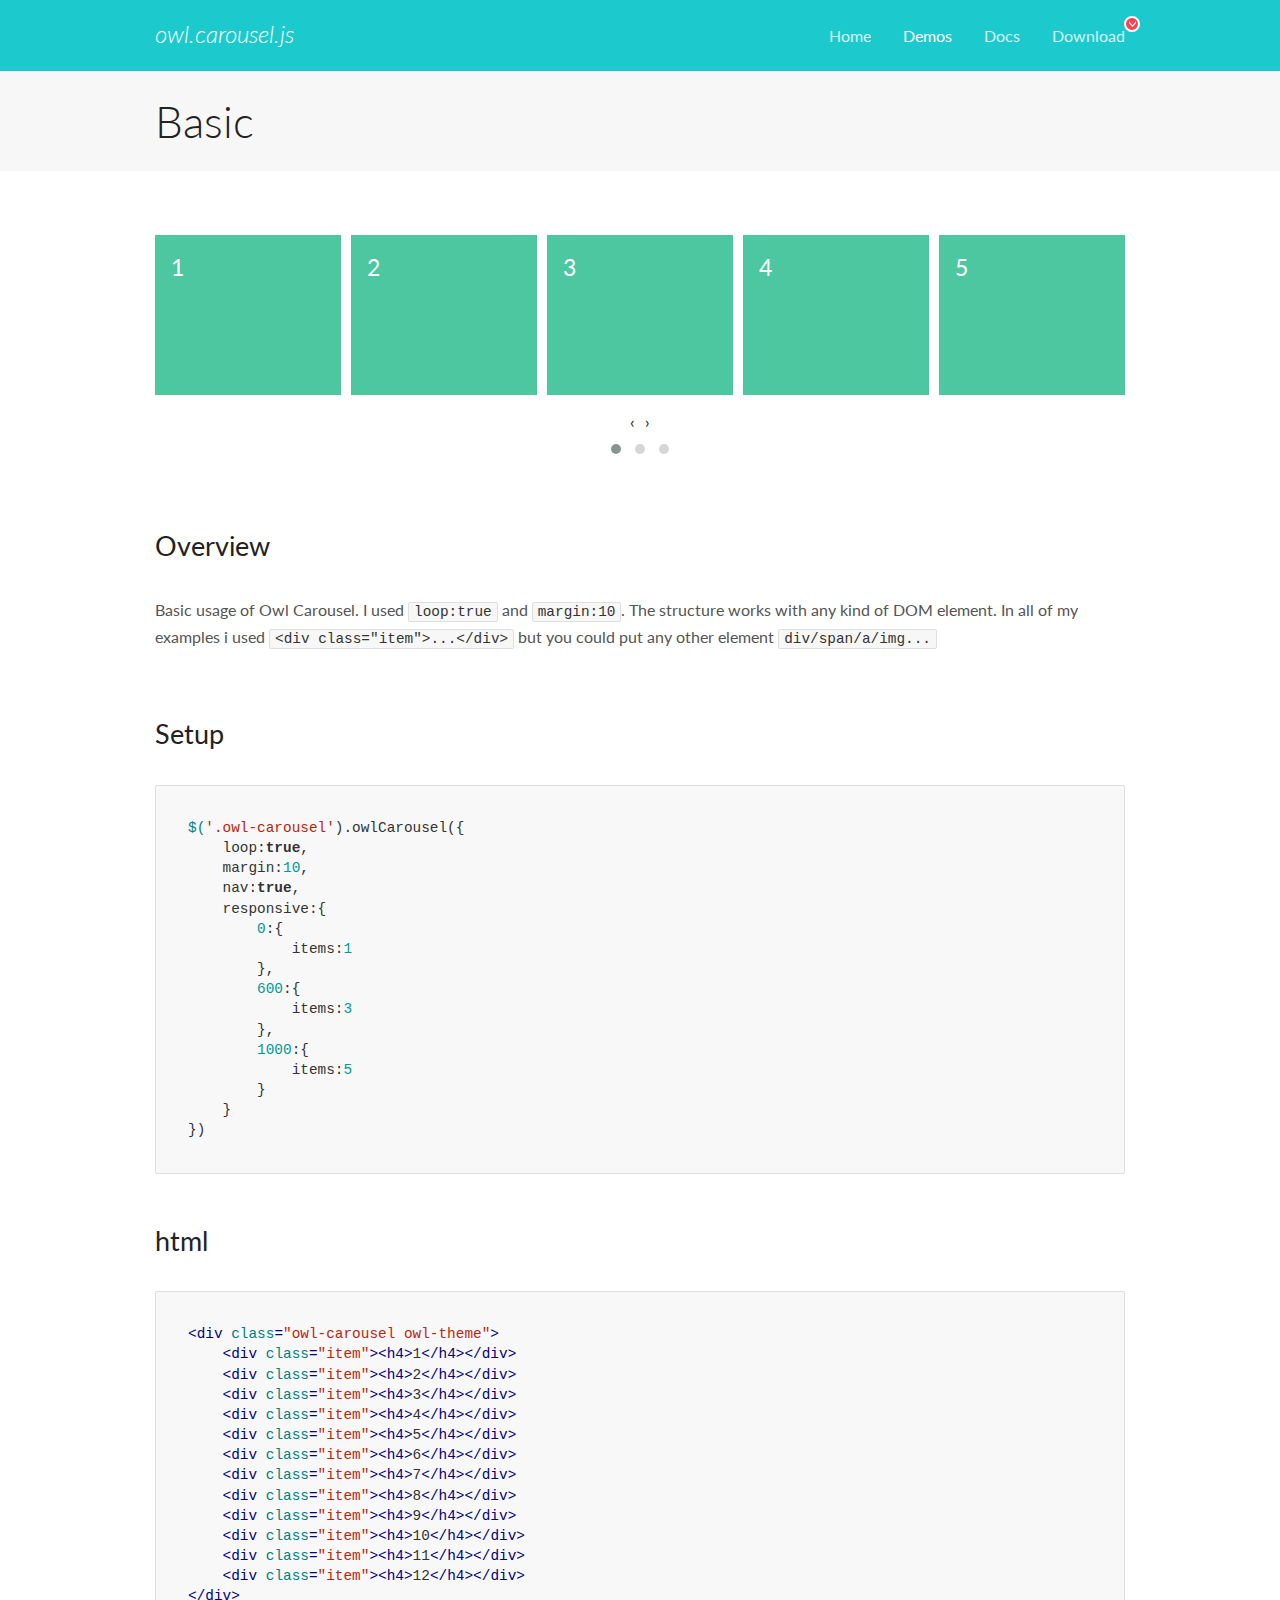
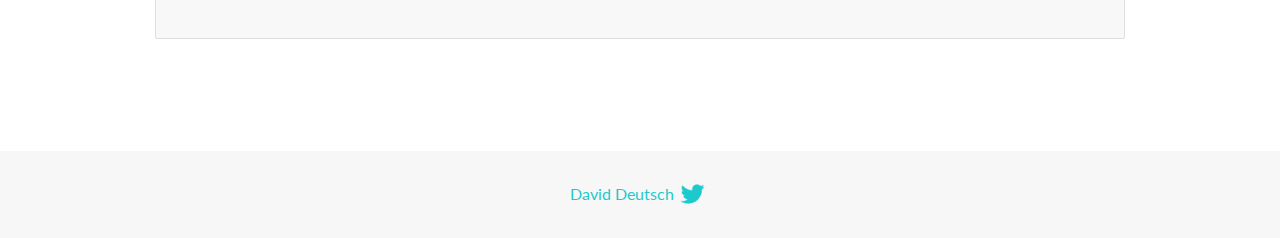
<file: logos/OwlCarousel2-2.3.4/OwlCarousel2-2.3.4/docs/demos/basic.html>
<!DOCTYPE html>
<html lang="en">
  <head>

    <!-- head -->
    <meta charset="utf-8">
    <meta name="msapplication-tap-highlight" content="no" />
    <meta name="viewport" content="width=device-width, initial-scale=1.0" />
    <meta name="description" content="Basic usage demo">
    <meta name="author" content="David Deutsch">
    <title>
      Basic Demo | Owl Carousel | 2.3.4
    </title>

    <!-- Stylesheets -->
    <link href='https://fonts.googleapis.com/css?family=Lato:300,400,700,400italic,300italic' rel='stylesheet' type='text/css'>
    <link rel="stylesheet" href="../assets/css/docs.theme.min.css">

    <!-- Owl Stylesheets -->
    <link rel="stylesheet" href="../assets/owlcarousel/assets/owl.carousel.min.css">
    <link rel="stylesheet" href="../assets/owlcarousel/assets/owl.theme.default.min.css">

    <!-- HTML5 shim and Respond.js IE8 support of HTML5 elements and media queries -->

    <!--[if lt IE 9]>
      <script src="https://oss.maxcdn.com/libs/html5shiv/3.7.0/html5shiv.js"></script>
      <script src="https://oss.maxcdn.com/libs/respond.js/1.3.0/respond.min.js"></script>
    <![endif]-->

    <!-- Favicons -->
    <link rel="apple-touch-icon-precomposed" sizes="144x144" href="../assets/ico/apple-touch-icon-144-precomposed.png">
    <link rel="shortcut icon" href="../assets/ico/favicon.png">
    <link rel="shortcut icon" href="favicon.ico">

    <!-- Yeah i know js should not be in header. Its required for demos.-->

    <!-- javascript -->
    <script src="../assets/vendors/jquery.min.js"></script>
    <script src="../assets/owlcarousel/owl.carousel.js"></script>
  </head>
  <body>

    <!-- header -->
    <header class="header">
      <div class="row">
        <div class="large-12 columns">
          <div class="brand left">
            <h3>
              <a href="/OwlCarousel2/">owl.carousel.js</a> 
            </h3>
          </div>
          <a id="toggle-nav" class="right">
            <span></span> <span></span> <span></span> 
          </a> 
          <div class="nav-bar">
            <ul class="clearfix">
              <li> <a href="/OwlCarousel2/index.html">Home</a>  </li>
              <li class="active">
                <a href="/OwlCarousel2/demos/demos.html">Demos</a> 
              </li>
              <li> <a href="/OwlCarousel2/docs/started-welcome.html">Docs</a>  </li>
              <li>
                <a href="https://github.com/OwlCarousel2/OwlCarousel2/archive/2.3.4.zip">Download</a> 
                <span class="download"></span> 
              </li>
            </ul>
          </div>
        </div>
      </div>
    </header>

    <!-- title -->
    <section class="title">
      <div class="row">
        <div class="large-12 columns">
          <h1>Basic</h1>
        </div>
      </div>
    </section>

    <!--  Demos -->
    <section id="demos">
      <div class="row">
        <div class="large-12 columns">
          <div class="owl-carousel owl-theme">
            <div class="item">
              <h4>1</h4>
            </div>
            <div class="item">
              <h4>2</h4>
            </div>
            <div class="item">
              <h4>3</h4>
            </div>
            <div class="item">
              <h4>4</h4>
            </div>
            <div class="item">
              <h4>5</h4>
            </div>
            <div class="item">
              <h4>6</h4>
            </div>
            <div class="item">
              <h4>7</h4>
            </div>
            <div class="item">
              <h4>8</h4>
            </div>
            <div class="item">
              <h4>9</h4>
            </div>
            <div class="item">
              <h4>10</h4>
            </div>
            <div class="item">
              <h4>11</h4>
            </div>
            <div class="item">
              <h4>12</h4>
            </div>
          </div>
          <h3 id="overview">Overview</h3>
          <p>Basic usage of Owl Carousel. I used <code>loop:true</code> and <code>margin:10</code>. The structure works with any kind of DOM element. In all of my examples i used <code>&lt;div class=&quot;item&quot;&gt;...&lt;/div&gt;</code> but you could
            put any other element <code>div/span/a/img...</code></p>
          <h3 id="setup">Setup</h3>
          <pre><code>$(&#39;.owl-carousel&#39;).owlCarousel({
    loop:true,
    margin:10,
    nav:true,
    responsive:{
        0:{
            items:1
        },
        600:{
            items:3
        },
        1000:{
            items:5
        }
    }
})</code></pre>
          <h3 id="html">html</h3>
          <pre><code>&lt;div class=&quot;owl-carousel owl-theme&quot;&gt;
    &lt;div class=&quot;item&quot;&gt;&lt;h4&gt;1&lt;/h4&gt;&lt;/div&gt;
    &lt;div class=&quot;item&quot;&gt;&lt;h4&gt;2&lt;/h4&gt;&lt;/div&gt;
    &lt;div class=&quot;item&quot;&gt;&lt;h4&gt;3&lt;/h4&gt;&lt;/div&gt;
    &lt;div class=&quot;item&quot;&gt;&lt;h4&gt;4&lt;/h4&gt;&lt;/div&gt;
    &lt;div class=&quot;item&quot;&gt;&lt;h4&gt;5&lt;/h4&gt;&lt;/div&gt;
    &lt;div class=&quot;item&quot;&gt;&lt;h4&gt;6&lt;/h4&gt;&lt;/div&gt;
    &lt;div class=&quot;item&quot;&gt;&lt;h4&gt;7&lt;/h4&gt;&lt;/div&gt;
    &lt;div class=&quot;item&quot;&gt;&lt;h4&gt;8&lt;/h4&gt;&lt;/div&gt;
    &lt;div class=&quot;item&quot;&gt;&lt;h4&gt;9&lt;/h4&gt;&lt;/div&gt;
    &lt;div class=&quot;item&quot;&gt;&lt;h4&gt;10&lt;/h4&gt;&lt;/div&gt;
    &lt;div class=&quot;item&quot;&gt;&lt;h4&gt;11&lt;/h4&gt;&lt;/div&gt;
    &lt;div class=&quot;item&quot;&gt;&lt;h4&gt;12&lt;/h4&gt;&lt;/div&gt;
&lt;/div&gt;</code></pre>
          <script>
            $(document).ready(function() {
              var owl = $('.owl-carousel');
              owl.owlCarousel({
                margin: 10,
                nav: true,
                loop: true,
                responsive: {
                  0: {
                    items: 1
                  },
                  600: {
                    items: 3
                  },
                  1000: {
                    items: 5
                  }
                }
              })
            })
          </script>
        </div>
      </div>
    </section>

    <!-- footer -->
    <footer class="footer">
      <div class="row">
        <div class="large-12 columns">
          <h5>
            <a href="/OwlCarousel2/docs/support-contact.html">David Deutsch</a> 
            <a id="custom-tweet-button" href="https://twitter.com/share?url=https://github.com/OwlCarousel2/OwlCarousel2&text=Owl Carousel - This is so awesome! " target="_blank"></a> 
          </h5>
        </div>
      </div>
    </footer>

    <!-- vendors -->
    <script src="../assets/vendors/highlight.js"></script>
    <script src="../assets/js/app.js"></script>
  </body>
</html>
</file>
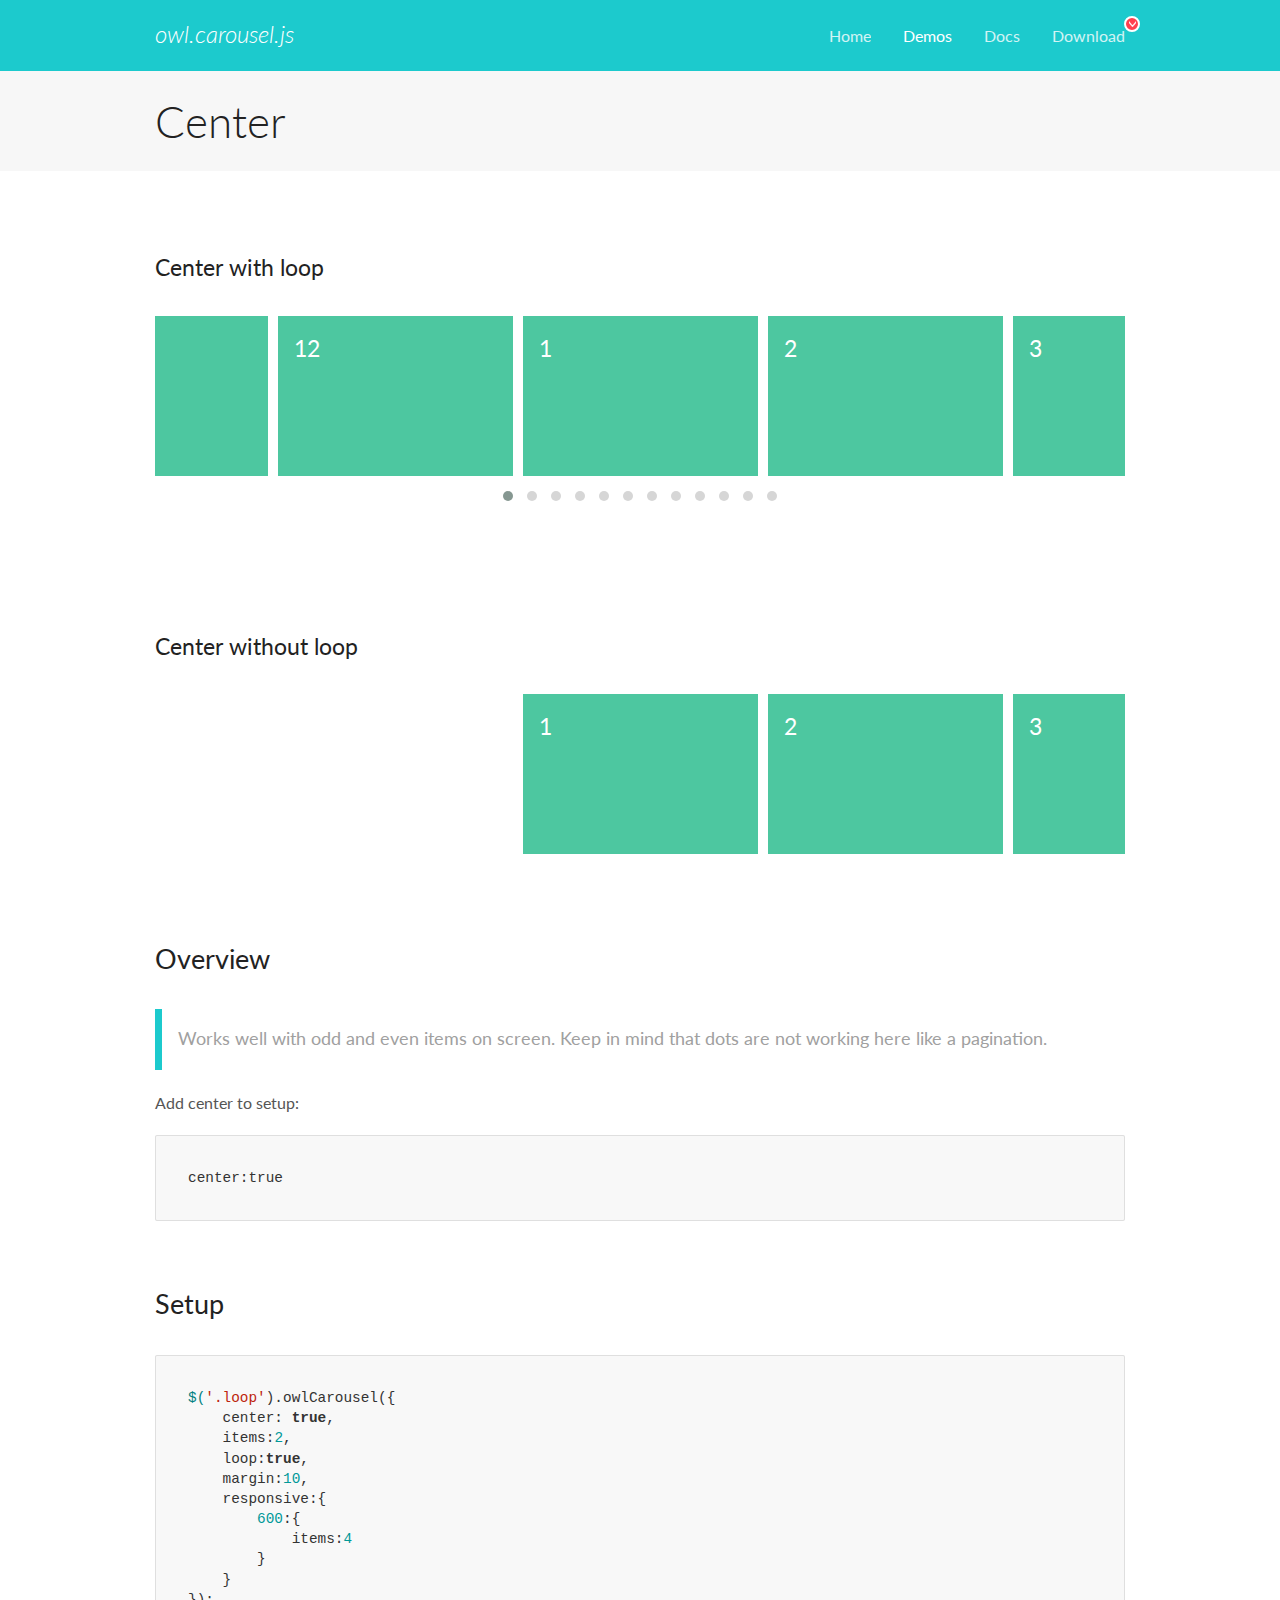
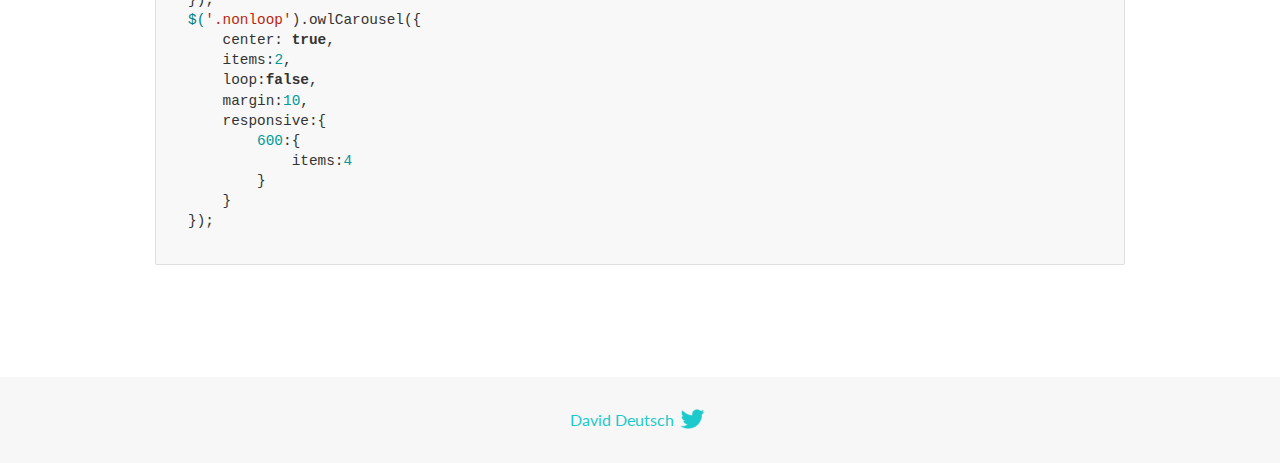
<file: logos/OwlCarousel2-2.3.4/OwlCarousel2-2.3.4/docs/demos/center.html>
<!DOCTYPE html>
<html lang="en">
  <head>

    <!-- head -->
    <meta charset="utf-8">
    <meta name="msapplication-tap-highlight" content="no" />
    <meta name="viewport" content="width=device-width, initial-scale=1.0" />
    <meta name="description" content="Center carousel">
    <meta name="author" content="David Deutsch">
    <title>
      Center Demo | Owl Carousel | 2.3.4
    </title>

    <!-- Stylesheets -->
    <link href='https://fonts.googleapis.com/css?family=Lato:300,400,700,400italic,300italic' rel='stylesheet' type='text/css'>
    <link rel="stylesheet" href="../assets/css/docs.theme.min.css">

    <!-- Owl Stylesheets -->
    <link rel="stylesheet" href="../assets/owlcarousel/assets/owl.carousel.min.css">
    <link rel="stylesheet" href="../assets/owlcarousel/assets/owl.theme.default.min.css">

    <!-- HTML5 shim and Respond.js IE8 support of HTML5 elements and media queries -->

    <!--[if lt IE 9]>
      <script src="https://oss.maxcdn.com/libs/html5shiv/3.7.0/html5shiv.js"></script>
      <script src="https://oss.maxcdn.com/libs/respond.js/1.3.0/respond.min.js"></script>
    <![endif]-->

    <!-- Favicons -->
    <link rel="apple-touch-icon-precomposed" sizes="144x144" href="../assets/ico/apple-touch-icon-144-precomposed.png">
    <link rel="shortcut icon" href="../assets/ico/favicon.png">
    <link rel="shortcut icon" href="favicon.ico">

    <!-- Yeah i know js should not be in header. Its required for demos.-->

    <!-- javascript -->
    <script src="../assets/vendors/jquery.min.js"></script>
    <script src="../assets/owlcarousel/owl.carousel.js"></script>
  </head>
  <body>

    <!-- header -->
    <header class="header">
      <div class="row">
        <div class="large-12 columns">
          <div class="brand left">
            <h3>
              <a href="/OwlCarousel2/">owl.carousel.js</a> 
            </h3>
          </div>
          <a id="toggle-nav" class="right">
            <span></span> <span></span> <span></span> 
          </a> 
          <div class="nav-bar">
            <ul class="clearfix">
              <li> <a href="/OwlCarousel2/index.html">Home</a>  </li>
              <li class="active">
                <a href="/OwlCarousel2/demos/demos.html">Demos</a> 
              </li>
              <li> <a href="/OwlCarousel2/docs/started-welcome.html">Docs</a>  </li>
              <li>
                <a href="https://github.com/OwlCarousel2/OwlCarousel2/archive/2.3.4.zip">Download</a> 
                <span class="download"></span> 
              </li>
            </ul>
          </div>
        </div>
      </div>
    </header>

    <!-- title -->
    <section class="title">
      <div class="row">
        <div class="large-12 columns">
          <h1>Center</h1>
        </div>
      </div>
    </section>

    <!--  Demos -->
    <section id="demos">
      <div class="row">
        <div class="large-12 columns">
          <h4 id="center-with-loop">Center with loop</h4>
          <div class="loop owl-carousel owl-theme">
            <div class="item">
              <h4>1</h4>
            </div>
            <div class="item">
              <h4>2</h4>
            </div>
            <div class="item">
              <h4>3</h4>
            </div>
            <div class="item">
              <h4>4</h4>
            </div>
            <div class="item">
              <h4>5</h4>
            </div>
            <div class="item">
              <h4>6</h4>
            </div>
            <div class="item">
              <h4>7</h4>
            </div>
            <div class="item">
              <h4>8</h4>
            </div>
            <div class="item">
              <h4>9</h4>
            </div>
            <div class="item">
              <h4>10</h4>
            </div>
            <div class="item">
              <h4>11</h4>
            </div>
            <div class="item">
              <h4>12</h4>
            </div>
          </div>
          <br>
          <h4 id="center-without-loop">Center without loop</h4>
          <div class="nonloop owl-carousel">
            <div class="item">
              <h4>1</h4>
            </div>
            <div class="item">
              <h4>2</h4>
            </div>
            <div class="item">
              <h4>3</h4>
            </div>
            <div class="item">
              <h4>4</h4>
            </div>
            <div class="item">
              <h4>5</h4>
            </div>
            <div class="item">
              <h4>6</h4>
            </div>
            <div class="item">
              <h4>7</h4>
            </div>
            <div class="item">
              <h4>8</h4>
            </div>
            <div class="item">
              <h4>9</h4>
            </div>
            <div class="item">
              <h4>10</h4>
            </div>
            <div class="item">
              <h4>11</h4>
            </div>
            <div class="item">
              <h4>12</h4>
            </div>
          </div>
          <h3 id="overview">Overview</h3>
          <blockquote>
            <p>Works well with odd and even items on screen. Keep in mind that dots are not working here like a pagination.</p>
          </blockquote>
          <p>Add center to setup:</p>
          <pre><code>center:true</code></pre>
          <h3 id="setup">Setup</h3>
          <pre><code>$(&#39;.loop&#39;).owlCarousel({
    center: true,
    items:2,
    loop:true,
    margin:10,
    responsive:{
        600:{
            items:4
        }
    }
});
$(&#39;.nonloop&#39;).owlCarousel({
    center: true,
    items:2,
    loop:false,
    margin:10,
    responsive:{
        600:{
            items:4
        }
    }
});</code></pre>
          <script>
            jQuery(document).ready(function($) {
              $('.loop').owlCarousel({
                center: true,
                items: 2,
                loop: true,
                margin: 10,
                responsive: {
                  600: {
                    items: 4
                  }
                }
              });
              $('.nonloop').owlCarousel({
                center: true,
                items: 2,
                loop: false,
                margin: 10,
                responsive: {
                  600: {
                    items: 4
                  }
                }
              });
            });
          </script>
        </div>
      </div>
    </section>

    <!-- footer -->
    <footer class="footer">
      <div class="row">
        <div class="large-12 columns">
          <h5>
            <a href="/OwlCarousel2/docs/support-contact.html">David Deutsch</a> 
            <a id="custom-tweet-button" href="https://twitter.com/share?url=https://github.com/OwlCarousel2/OwlCarousel2&text=Owl Carousel - This is so awesome! " target="_blank"></a> 
          </h5>
        </div>
      </div>
    </footer>

    <!-- vendors -->
    <script src="../assets/vendors/highlight.js"></script>
    <script src="../assets/js/app.js"></script>
  </body>
</html>
</file>
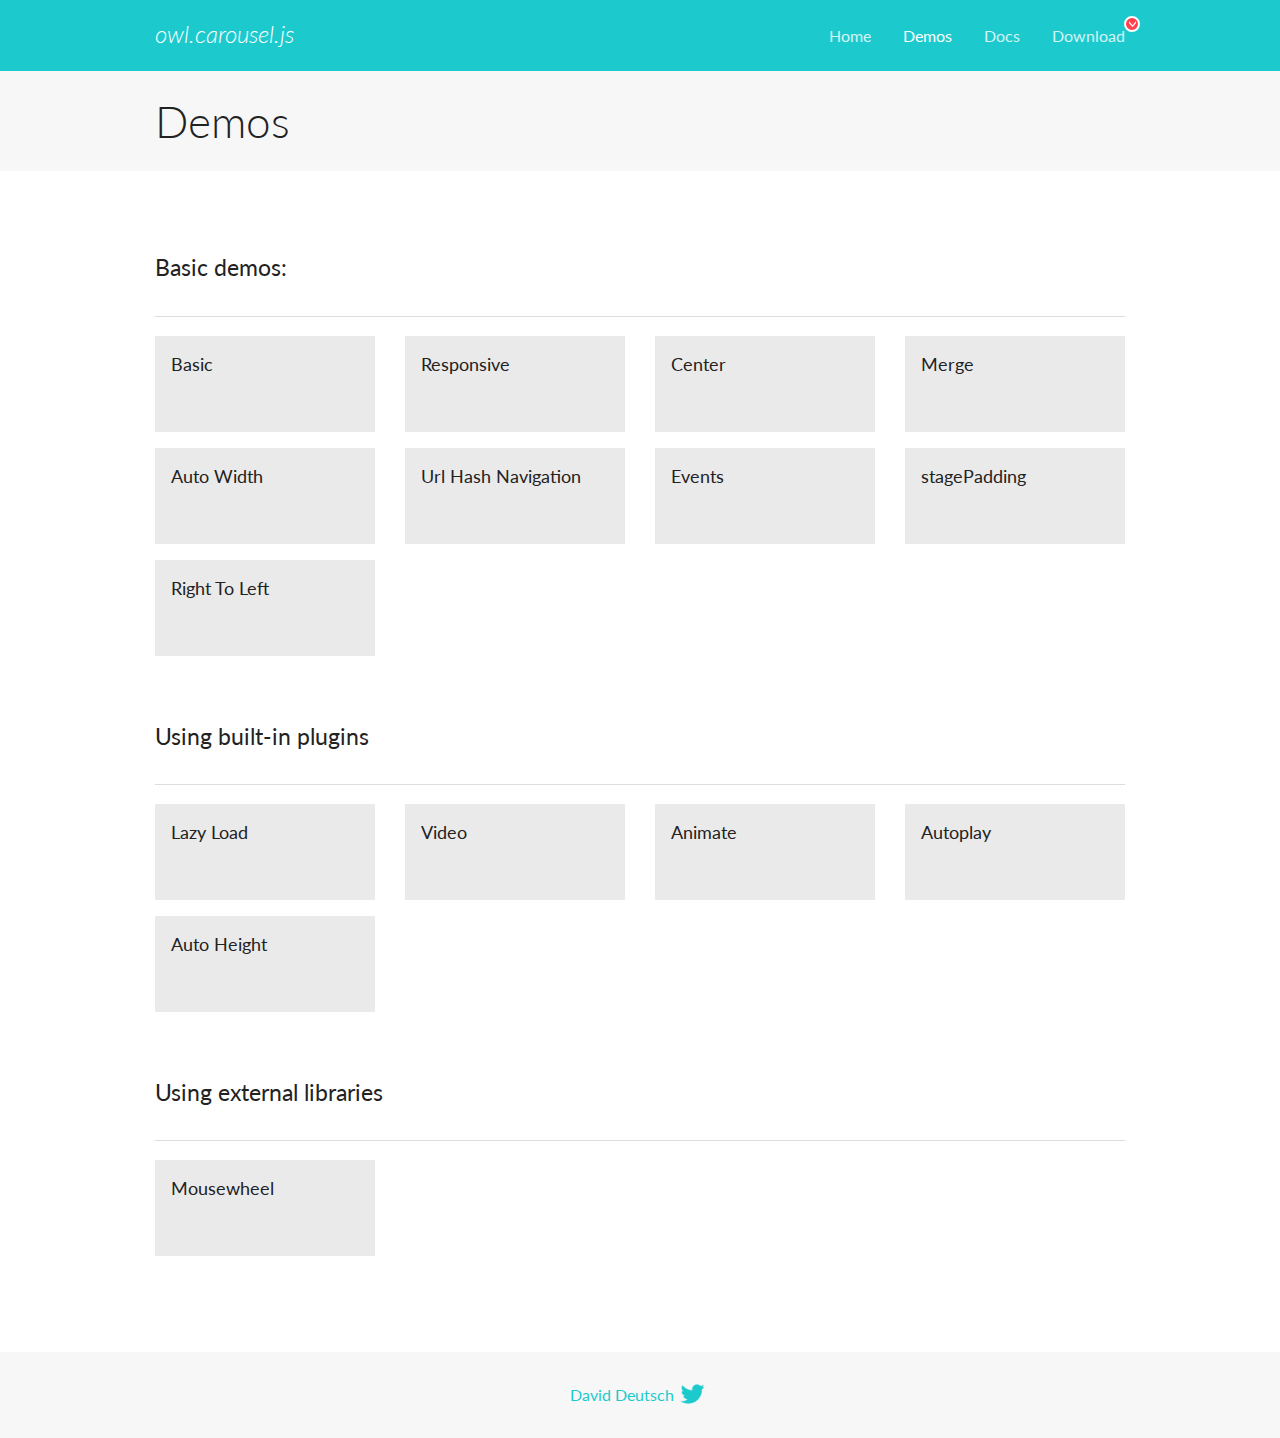
<file: logos/OwlCarousel2-2.3.4/OwlCarousel2-2.3.4/docs/demos/demos.html>
<!DOCTYPE html>
<html lang="en">
  <head>

    <!-- head -->
    <meta charset="utf-8">
    <meta name="msapplication-tap-highlight" content="no" />
    <meta name="viewport" content="width=device-width, initial-scale=1.0" />
    <meta name="description" content="A list of Owl Carousel examples.">
    <meta name="author" content="David Deutsch">
    <title>
      Demos | Owl Carousel | 2.3.4
    </title>

    <!-- Stylesheets -->
    <link href='https://fonts.googleapis.com/css?family=Lato:300,400,700,400italic,300italic' rel='stylesheet' type='text/css'>
    <link rel="stylesheet" href="../assets/css/docs.theme.min.css">

    <!-- Owl Stylesheets -->
    <link rel="stylesheet" href="../assets/owlcarousel/assets/owl.carousel.min.css">
    <link rel="stylesheet" href="../assets/owlcarousel/assets/owl.theme.default.min.css">

    <!-- HTML5 shim and Respond.js IE8 support of HTML5 elements and media queries -->

    <!--[if lt IE 9]>
      <script src="https://oss.maxcdn.com/libs/html5shiv/3.7.0/html5shiv.js"></script>
      <script src="https://oss.maxcdn.com/libs/respond.js/1.3.0/respond.min.js"></script>
    <![endif]-->

    <!-- Favicons -->
    <link rel="apple-touch-icon-precomposed" sizes="144x144" href="../assets/ico/apple-touch-icon-144-precomposed.png">
    <link rel="shortcut icon" href="../assets/ico/favicon.png">
    <link rel="shortcut icon" href="favicon.ico">

    <!-- Yeah i know js should not be in header. Its required for demos.-->

    <!-- javascript -->
    <script src="../assets/vendors/jquery.min.js"></script>
    <script src="../assets/owlcarousel/owl.carousel.js"></script>
  </head>
  <body>

    <!-- header -->
    <header class="header">
      <div class="row">
        <div class="large-12 columns">
          <div class="brand left">
            <h3>
              <a href="/OwlCarousel2/">owl.carousel.js</a> 
            </h3>
          </div>
          <a id="toggle-nav" class="right">
            <span></span> <span></span> <span></span> 
          </a> 
          <div class="nav-bar">
            <ul class="clearfix">
              <li> <a href="/OwlCarousel2/index.html">Home</a>  </li>
              <li class="active">
                <a href="/OwlCarousel2/demos/demos.html">Demos</a> 
              </li>
              <li> <a href="/OwlCarousel2/docs/started-welcome.html">Docs</a>  </li>
              <li>
                <a href="https://github.com/OwlCarousel2/OwlCarousel2/archive/2.3.4.zip">Download</a> 
                <span class="download"></span> 
              </li>
            </ul>
          </div>
        </div>
      </div>
    </header>

    <!-- title -->
    <section class="title">
      <div class="row">
        <div class="large-12 columns">
          <h1>Demos</h1>
        </div>
      </div>
    </section>

    <!--  Demos -->
    <section id="demos">
      <div class="row">
        <div class="large-12 columns">
          <h4 id="basic-demos-">Basic demos:</h4>
          <hr>
          <div class="demo-list">
            <div class="row">
              <div class="small-6 medium-4 large-3 columns">
                <a href="basic.html" class="demo-block">
                  <h5>Basic </h5>
                </a> 
              </div>
              <div class="small-6 medium-4 large-3 columns">
                <a href="responsive.html" class="demo-block">
                  <h5>Responsive </h5>
                </a> 
              </div>
              <div class="small-6 medium-4 large-3 columns">
                <a href="center.html" class="demo-block">
                  <h5>Center </h5>
                </a> 
              </div>
              <div class="small-6 medium-4 large-3 columns">
                <a href="merge.html" class="demo-block">
                  <h5>Merge </h5>
                </a> 
              </div>
              <div class="small-6 medium-4 large-3 columns">
                <a href="autowidth.html" class="demo-block">
                  <h5>Auto Width </h5>
                </a> 
              </div>
              <div class="small-6 medium-4 large-3 columns">
                <a href="urlhashnav.html" class="demo-block">
                  <h5>Url Hash Navigation </h5>
                </a> 
              </div>
              <div class="small-6 medium-4 large-3 columns">
                <a href="events.html" class="demo-block">
                  <h5>Events </h5>
                </a> 
              </div>
              <div class="small-6 medium-4 large-3 columns">
                <a href="stagepadding.html" class="demo-block">
                  <h5>stagePadding </h5>
                </a> 
              </div>
              <div class="small-6 medium-4 large-3 columns">
                <a href="rtl.html" class="demo-block">
                  <h5>Right To Left </h5>
                </a> 
              </div>
            </div>
          </div>
          <h4 id="using-built-in-plugins">Using built-in plugins</h4>
          <hr>
          <div class="demo-list">
            <div class="row">
              <div class="small-6 medium-4 large-3 columns">
                <a href="lazyLoad.html" class="demo-block">
                  <h5>Lazy Load </h5>
                </a> 
              </div>
              <div class="small-6 medium-4 large-3 columns">
                <a href="video.html" class="demo-block">
                  <h5>Video </h5>
                </a> 
              </div>
              <div class="small-6 medium-4 large-3 columns">
                <a href="animate.html" class="demo-block">
                  <h5>Animate </h5>
                </a> 
              </div>
              <div class="small-6 medium-4 large-3 columns">
                <a href="autoplay.html" class="demo-block">
                  <h5>Autoplay </h5>
                </a> 
              </div>
              <div class="small-6 medium-4 large-3 columns">
                <a href="autoheight.html" class="demo-block">
                  <h5>Auto Height </h5>
                </a> 
              </div>
            </div>
          </div>
          <h4 id="using-external-libraries">Using external libraries</h4>
          <hr>
          <div class="demo-list">
            <div class="row">
              <div class="small-6 medium-4 large-3 columns">
                <a href="mousewheel.html" class="demo-block">
                  <h5>Mousewheel </h5>
                </a> 
              </div>
            </div>
          </div>
        </div>
      </div>
    </section>

    <!-- footer -->
    <footer class="footer">
      <div class="row">
        <div class="large-12 columns">
          <h5>
            <a href="/OwlCarousel2/docs/support-contact.html">David Deutsch</a> 
            <a id="custom-tweet-button" href="https://twitter.com/share?url=https://github.com/OwlCarousel2/OwlCarousel2&text=Owl Carousel - This is so awesome! " target="_blank"></a> 
          </h5>
        </div>
      </div>
    </footer>

    <!-- vendors -->
    <script src="../assets/vendors/highlight.js"></script>
    <script src="../assets/js/app.js"></script>
  </body>
</html>
</file>
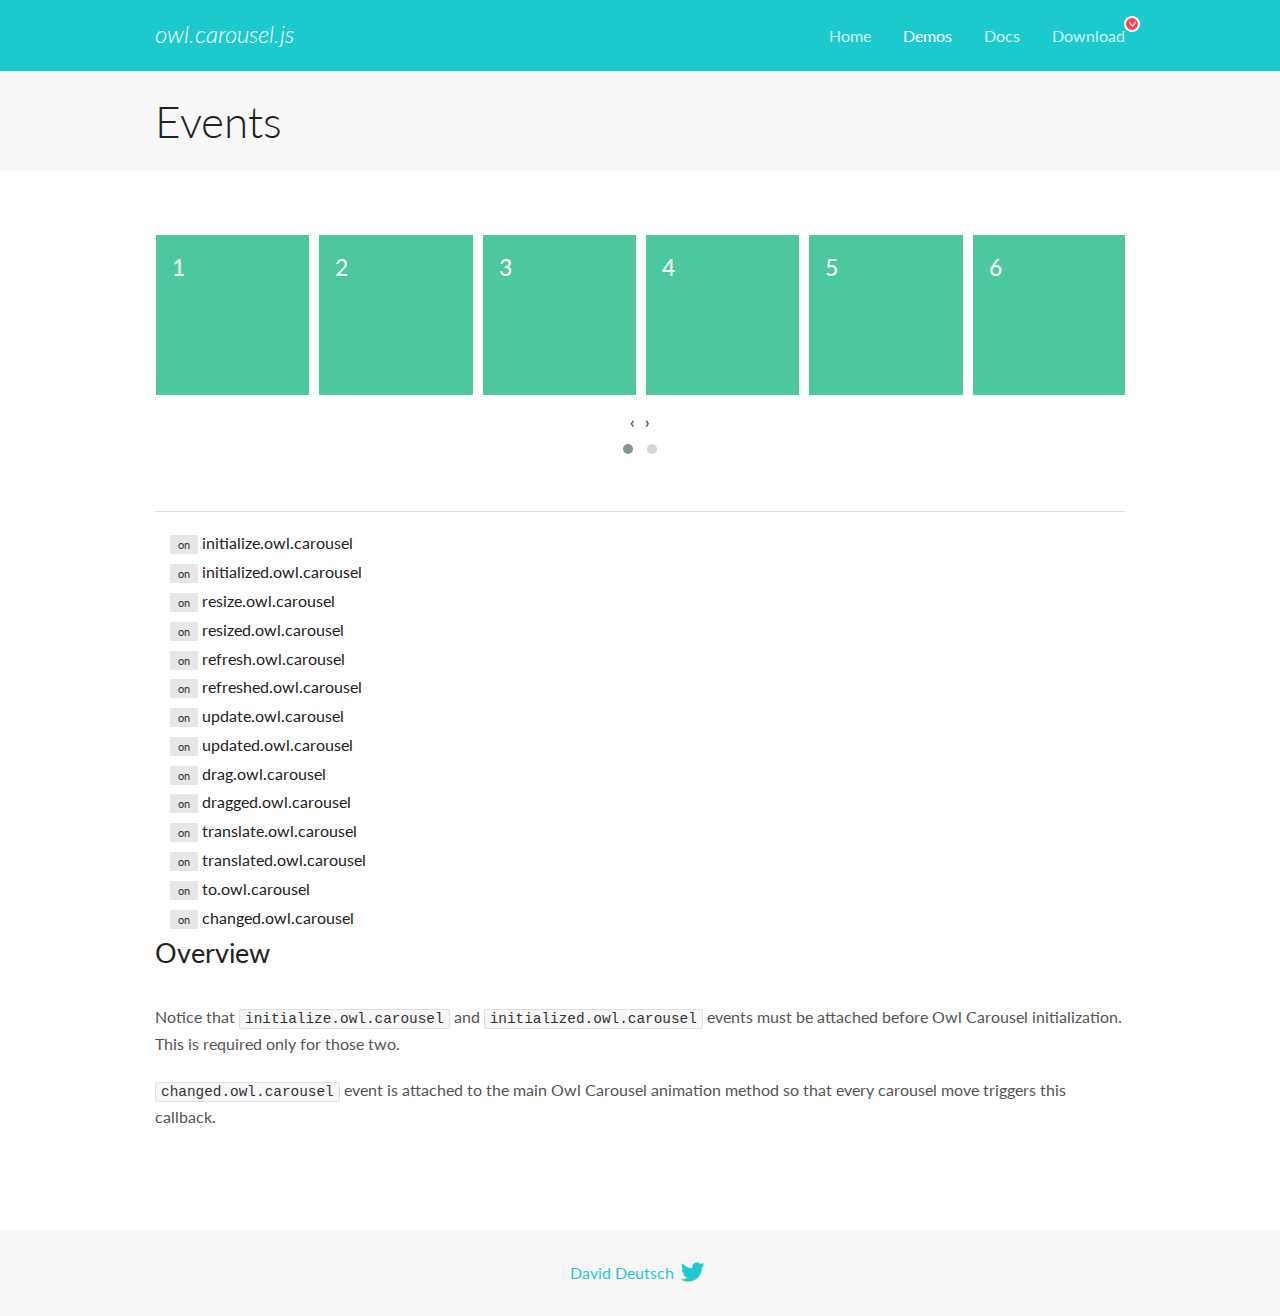
<file: logos/OwlCarousel2-2.3.4/OwlCarousel2-2.3.4/docs/demos/events.html>
<!DOCTYPE html>
<html lang="en">
  <head>

    <!-- head -->
    <meta charset="utf-8">
    <meta name="msapplication-tap-highlight" content="no" />
    <meta name="viewport" content="width=device-width, initial-scale=1.0" />
    <meta name="description" content="Events usage demo">
    <meta name="author" content="David Deutsch">
    <title>
      Events Demo | Owl Carousel | 2.3.4
    </title>

    <!-- Stylesheets -->
    <link href='https://fonts.googleapis.com/css?family=Lato:300,400,700,400italic,300italic' rel='stylesheet' type='text/css'>
    <link rel="stylesheet" href="../assets/css/docs.theme.min.css">

    <!-- Owl Stylesheets -->
    <link rel="stylesheet" href="../assets/owlcarousel/assets/owl.carousel.min.css">
    <link rel="stylesheet" href="../assets/owlcarousel/assets/owl.theme.default.min.css">

    <!-- HTML5 shim and Respond.js IE8 support of HTML5 elements and media queries -->

    <!--[if lt IE 9]>
      <script src="https://oss.maxcdn.com/libs/html5shiv/3.7.0/html5shiv.js"></script>
      <script src="https://oss.maxcdn.com/libs/respond.js/1.3.0/respond.min.js"></script>
    <![endif]-->

    <!-- Favicons -->
    <link rel="apple-touch-icon-precomposed" sizes="144x144" href="../assets/ico/apple-touch-icon-144-precomposed.png">
    <link rel="shortcut icon" href="../assets/ico/favicon.png">
    <link rel="shortcut icon" href="favicon.ico">

    <!-- Yeah i know js should not be in header. Its required for demos.-->

    <!-- javascript -->
    <script src="../assets/vendors/jquery.min.js"></script>
    <script src="../assets/owlcarousel/owl.carousel.js"></script>
  </head>
  <body>

    <!-- header -->
    <header class="header">
      <div class="row">
        <div class="large-12 columns">
          <div class="brand left">
            <h3>
              <a href="/OwlCarousel2/">owl.carousel.js</a> 
            </h3>
          </div>
          <a id="toggle-nav" class="right">
            <span></span> <span></span> <span></span> 
          </a> 
          <div class="nav-bar">
            <ul class="clearfix">
              <li> <a href="/OwlCarousel2/index.html">Home</a>  </li>
              <li class="active">
                <a href="/OwlCarousel2/demos/demos.html">Demos</a> 
              </li>
              <li> <a href="/OwlCarousel2/docs/started-welcome.html">Docs</a>  </li>
              <li>
                <a href="https://github.com/OwlCarousel2/OwlCarousel2/archive/2.3.4.zip">Download</a> 
                <span class="download"></span> 
              </li>
            </ul>
          </div>
        </div>
      </div>
    </header>

    <!-- title -->
    <section class="title">
      <div class="row">
        <div class="large-12 columns">
          <h1>Events</h1>
        </div>
      </div>
    </section>

    <!--  Demos -->
    <section id="demos">
      <div class="row">
        <div class="large-12 columns">
          <div class="owl-carousel owl-theme">
            <div class="item">
              <h4>1</h4>
            </div>
            <div class="item">
              <h4>2</h4>
            </div>
            <div class="item">
              <h4>3</h4>
            </div>
            <div class="item">
              <h4>4</h4>
            </div>
            <div class="item">
              <h4>5</h4>
            </div>
            <div class="item">
              <h4>6</h4>
            </div>
            <div class="item">
              <h4>7</h4>
            </div>
            <div class="item">
              <h4>8</h4>
            </div>
            <div class="item">
              <h4>9</h4>
            </div>
            <div class="item">
              <h4>10</h4>
            </div>
            <div class="item">
              <h4>11</h4>
            </div>
            <div class="item">
              <h4>12</h4>
            </div>
          </div>
          <hr>
          <div class="large-12 columns callbacks">
            <div><span class="label secondary initialize">on</span>  initialize.owl.carousel </div>
            <div><span class="label secondary initialized">on</span>  initialized.owl.carousel </div>
            <div><span class="label secondary resize">on</span>  resize.owl.carousel </div>
            <div><span class="label secondary resized">on</span>  resized.owl.carousel </div>
            <div><span class="label secondary refresh">on</span>  refresh.owl.carousel </div>
            <div><span class="label secondary refreshed">on</span>  refreshed.owl.carousel </div>
            <div><span class="label secondary update">on</span>  update.owl.carousel </div>
            <div><span class="label secondary updated">on</span>  updated.owl.carousel </div>
            <div><span class="label secondary drag">on</span>  drag.owl.carousel </div>
            <div><span class="label secondary dragged">on</span>  dragged.owl.carousel </div>
            <div><span class="label secondary translate">on</span>  translate.owl.carousel </div>
            <div><span class="label secondary translated">on</span>  translated.owl.carousel </div>
            <div><span class="label secondary to">on</span>  to.owl.carousel </div>
            <div><span class="label secondary changed">on</span>  changed.owl.carousel </div>
          </div>
          <h3 id="overview">Overview</h3>
          <p>Notice that <code>initialize.owl.carousel</code> and <code>initialized.owl.carousel</code> events must be attached before Owl Carousel initialization. This is required only for those two.</p>
          <p><code>changed.owl.carousel</code> event is attached to the main Owl Carousel animation method so that every carousel move triggers this callback.</p>
          <script>
            jQuery(document).ready(function($) {
              var owl = $('.owl-carousel');
              owl.on('initialize.owl.carousel initialized.owl.carousel ' +
                'initialize.owl.carousel initialize.owl.carousel ' +
                'resize.owl.carousel resized.owl.carousel ' +
                'refresh.owl.carousel refreshed.owl.carousel ' +
                'update.owl.carousel updated.owl.carousel ' +
                'drag.owl.carousel dragged.owl.carousel ' +
                'translate.owl.carousel translated.owl.carousel ' +
                'to.owl.carousel changed.owl.carousel',
                function(e) {
                  $('.' + e.type)
                    .removeClass('secondary')
                    .addClass('success');
                  window.setTimeout(function() {
                    $('.' + e.type)
                      .removeClass('success')
                      .addClass('secondary');
                  }, 500);
                });
              owl.owlCarousel({
                loop: true,
                nav: true,
                lazyLoad: true,
                margin: 10,
                video: true,
                responsive: {
                  0: {
                    items: 1
                  },
                  600: {
                    items: 3
                  },
                  960: {
                    items: 5,
                  },
                  1200: {
                    items: 6
                  }
                }
              });
            });
          </script>
        </div>
      </div>
    </section>

    <!-- footer -->
    <footer class="footer">
      <div class="row">
        <div class="large-12 columns">
          <h5>
            <a href="/OwlCarousel2/docs/support-contact.html">David Deutsch</a> 
            <a id="custom-tweet-button" href="https://twitter.com/share?url=https://github.com/OwlCarousel2/OwlCarousel2&text=Owl Carousel - This is so awesome! " target="_blank"></a> 
          </h5>
        </div>
      </div>
    </footer>

    <!-- vendors -->
    <script src="../assets/vendors/highlight.js"></script>
    <script src="../assets/js/app.js"></script>
  </body>
</html>
</file>
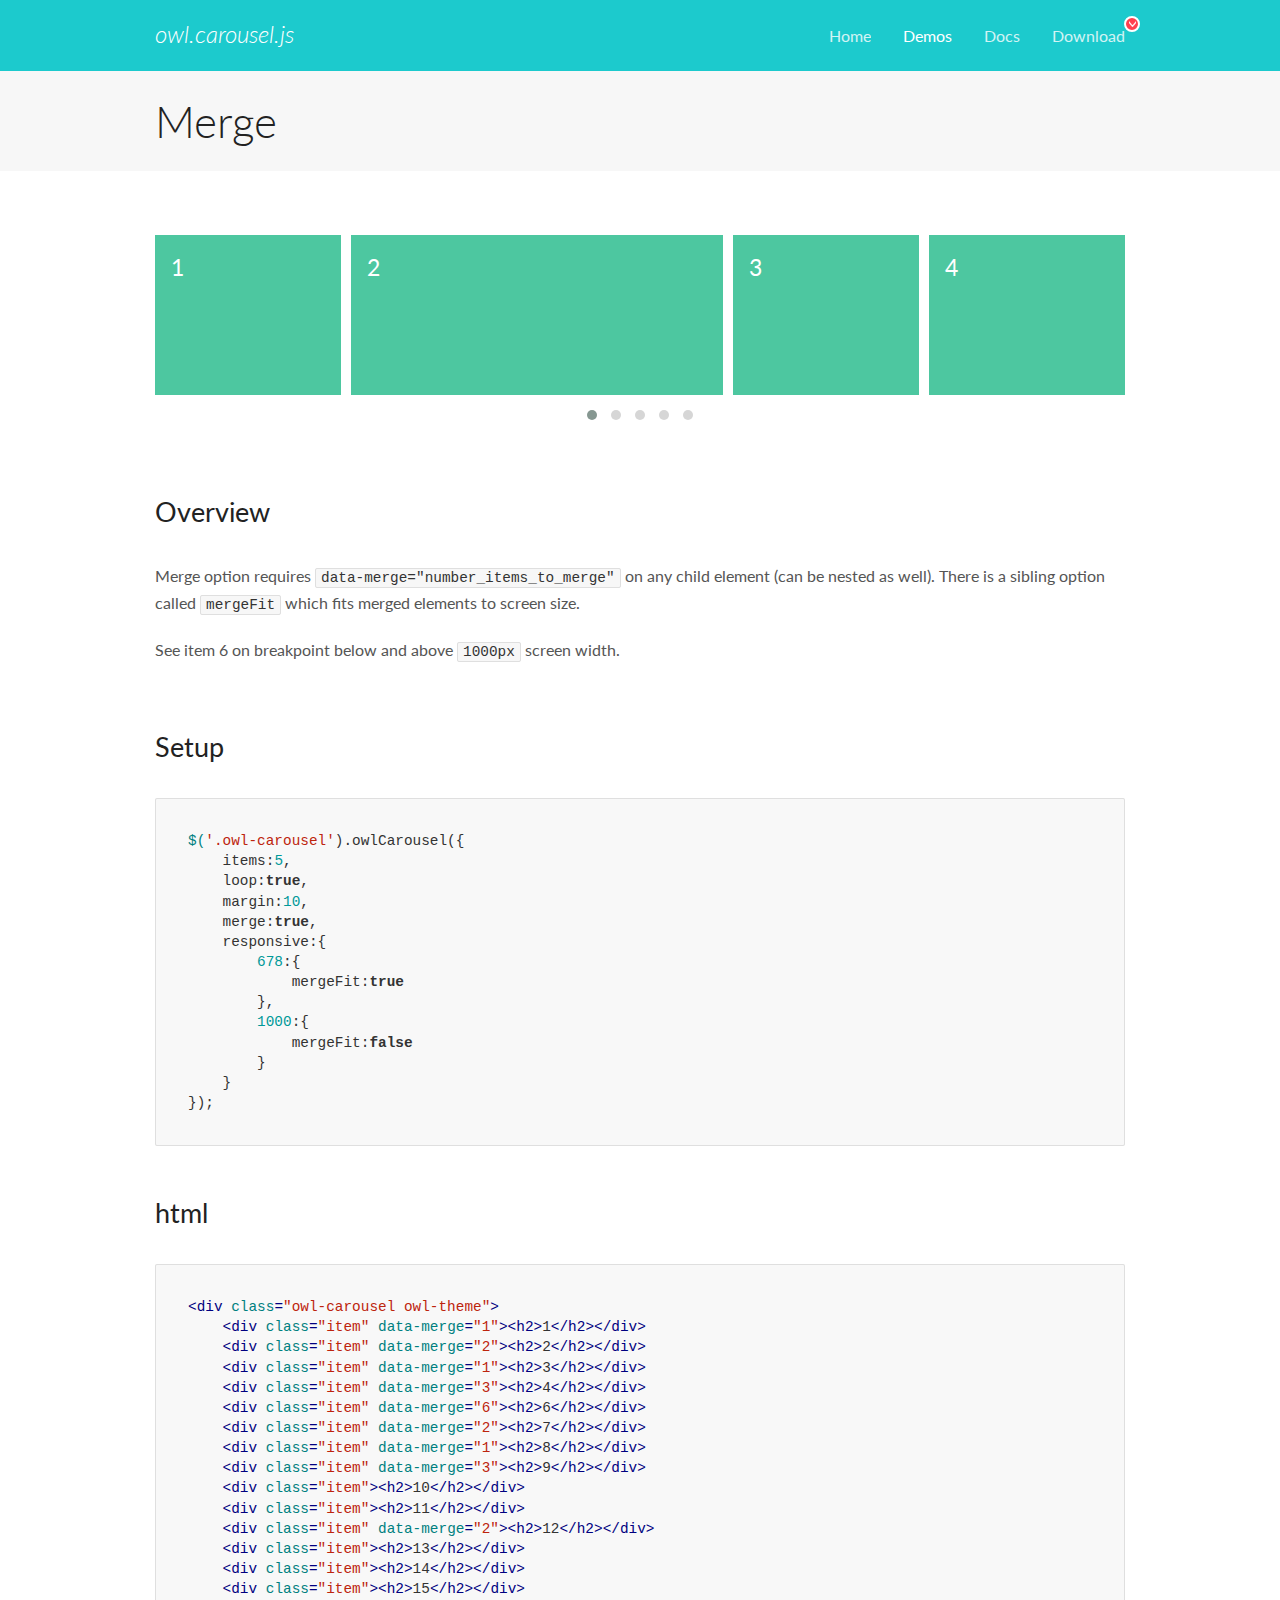
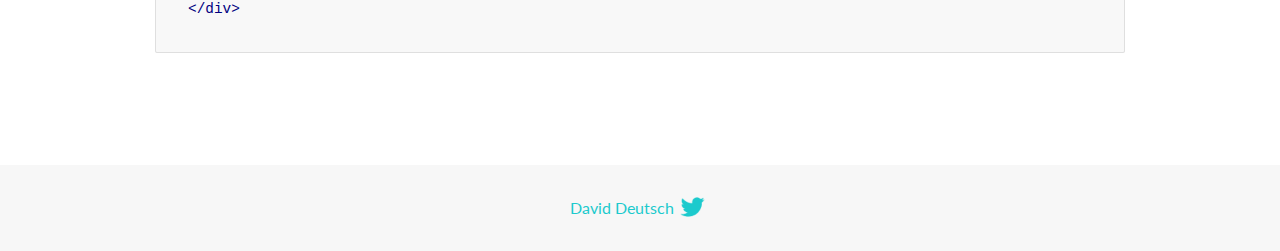
<file: logos/OwlCarousel2-2.3.4/OwlCarousel2-2.3.4/docs/demos/merge.html>
<!DOCTYPE html>
<html lang="en">
  <head>

    <!-- head -->
    <meta charset="utf-8">
    <meta name="msapplication-tap-highlight" content="no" />
    <meta name="viewport" content="width=device-width, initial-scale=1.0" />
    <meta name="description" content="Merge Items">
    <meta name="author" content="David Deutsch">
    <title>
      Merge Demo | Owl Carousel | 2.3.4
    </title>

    <!-- Stylesheets -->
    <link href='https://fonts.googleapis.com/css?family=Lato:300,400,700,400italic,300italic' rel='stylesheet' type='text/css'>
    <link rel="stylesheet" href="../assets/css/docs.theme.min.css">

    <!-- Owl Stylesheets -->
    <link rel="stylesheet" href="../assets/owlcarousel/assets/owl.carousel.min.css">
    <link rel="stylesheet" href="../assets/owlcarousel/assets/owl.theme.default.min.css">

    <!-- HTML5 shim and Respond.js IE8 support of HTML5 elements and media queries -->

    <!--[if lt IE 9]>
      <script src="https://oss.maxcdn.com/libs/html5shiv/3.7.0/html5shiv.js"></script>
      <script src="https://oss.maxcdn.com/libs/respond.js/1.3.0/respond.min.js"></script>
    <![endif]-->

    <!-- Favicons -->
    <link rel="apple-touch-icon-precomposed" sizes="144x144" href="../assets/ico/apple-touch-icon-144-precomposed.png">
    <link rel="shortcut icon" href="../assets/ico/favicon.png">
    <link rel="shortcut icon" href="favicon.ico">

    <!-- Yeah i know js should not be in header. Its required for demos.-->

    <!-- javascript -->
    <script src="../assets/vendors/jquery.min.js"></script>
    <script src="../assets/owlcarousel/owl.carousel.js"></script>
  </head>
  <body>

    <!-- header -->
    <header class="header">
      <div class="row">
        <div class="large-12 columns">
          <div class="brand left">
            <h3>
              <a href="/OwlCarousel2/">owl.carousel.js</a> 
            </h3>
          </div>
          <a id="toggle-nav" class="right">
            <span></span> <span></span> <span></span> 
          </a> 
          <div class="nav-bar">
            <ul class="clearfix">
              <li> <a href="/OwlCarousel2/index.html">Home</a>  </li>
              <li class="active">
                <a href="/OwlCarousel2/demos/demos.html">Demos</a> 
              </li>
              <li> <a href="/OwlCarousel2/docs/started-welcome.html">Docs</a>  </li>
              <li>
                <a href="https://github.com/OwlCarousel2/OwlCarousel2/archive/2.3.4.zip">Download</a> 
                <span class="download"></span> 
              </li>
            </ul>
          </div>
        </div>
      </div>
    </header>

    <!-- title -->
    <section class="title">
      <div class="row">
        <div class="large-12 columns">
          <h1>Merge</h1>
        </div>
      </div>
    </section>

    <!--  Demos -->
    <section id="demos">
      <div class="row">
        <div class="large-12 columns">
          <div class="owl-carousel owl-theme">
            <div class="item" data-merge="1">
              <h4>1</h4>
            </div>
            <div class="item" data-merge="2">
              <h4>2</h4>
            </div>
            <div class="item" data-merge="1">
              <h4>3</h4>
            </div>
            <div class="item" data-merge="3">
              <h4>4</h4>
            </div>
            <div class="item" data-merge="6">
              <h4>6</h4>
            </div>
            <div class="item" data-merge="2">
              <h4>7</h4>
            </div>
            <div class="item" data-merge="1">
              <h4>8</h4>
            </div>
            <div class="item" data-merge="3">
              <h4>9</h4>
            </div>
            <div class="item">
              <h4>10</h4>
            </div>
            <div class="item">
              <h4>11</h4>
            </div>
            <div class="item" data-merge="2">
              <h4>12</h4>
            </div>
            <div class="item">
              <h4>13</h4>
            </div>
            <div class="item">
              <h4>14</h4>
            </div>
            <div class="item">
              <h4>15</h4>
            </div>
          </div>
          <h3 id="overview">Overview</h3>
          <p>Merge option requires <code>data-merge=&quot;number_items_to_merge&quot;</code> on any child element (can be nested as well). There is a sibling option called <code>mergeFit</code> which fits merged elements to screen size. </p>
          <p>See item 6 on breakpoint below and above <code>1000px</code> screen width.</p>
          <h3 id="setup">Setup</h3>
          <pre><code>$(&#39;.owl-carousel&#39;).owlCarousel({
    items:5,
    loop:true,
    margin:10,
    merge:true,
    responsive:{
        678:{
            mergeFit:true
        },
        1000:{
            mergeFit:false
        }
    }
});</code></pre>
          <h3 id="html">html</h3>
          <pre><code>&lt;div class=&quot;owl-carousel owl-theme&quot;&gt;
    &lt;div class=&quot;item&quot; data-merge=&quot;1&quot;&gt;&lt;h2&gt;1&lt;/h2&gt;&lt;/div&gt;
    &lt;div class=&quot;item&quot; data-merge=&quot;2&quot;&gt;&lt;h2&gt;2&lt;/h2&gt;&lt;/div&gt;
    &lt;div class=&quot;item&quot; data-merge=&quot;1&quot;&gt;&lt;h2&gt;3&lt;/h2&gt;&lt;/div&gt;
    &lt;div class=&quot;item&quot; data-merge=&quot;3&quot;&gt;&lt;h2&gt;4&lt;/h2&gt;&lt;/div&gt;
    &lt;div class=&quot;item&quot; data-merge=&quot;6&quot;&gt;&lt;h2&gt;6&lt;/h2&gt;&lt;/div&gt;
    &lt;div class=&quot;item&quot; data-merge=&quot;2&quot;&gt;&lt;h2&gt;7&lt;/h2&gt;&lt;/div&gt;
    &lt;div class=&quot;item&quot; data-merge=&quot;1&quot;&gt;&lt;h2&gt;8&lt;/h2&gt;&lt;/div&gt;
    &lt;div class=&quot;item&quot; data-merge=&quot;3&quot;&gt;&lt;h2&gt;9&lt;/h2&gt;&lt;/div&gt;
    &lt;div class=&quot;item&quot;&gt;&lt;h2&gt;10&lt;/h2&gt;&lt;/div&gt;
    &lt;div class=&quot;item&quot;&gt;&lt;h2&gt;11&lt;/h2&gt;&lt;/div&gt;
    &lt;div class=&quot;item&quot; data-merge=&quot;2&quot;&gt;&lt;h2&gt;12&lt;/h2&gt;&lt;/div&gt;
    &lt;div class=&quot;item&quot;&gt;&lt;h2&gt;13&lt;/h2&gt;&lt;/div&gt;
    &lt;div class=&quot;item&quot;&gt;&lt;h2&gt;14&lt;/h2&gt;&lt;/div&gt;
    &lt;div class=&quot;item&quot;&gt;&lt;h2&gt;15&lt;/h2&gt;&lt;/div&gt;
&lt;/div&gt;</code></pre>
          <script>
            $(document).ready(function() {
              $('.owl-carousel').owlCarousel({
                items: 5,
                loop: true,
                margin: 10,
                merge: true,
                responsive: {
                  678: {
                    mergeFit: true
                  },
                  1000: {
                    mergeFit: false
                  }
                }
              });
            })
          </script>
        </div>
      </div>
    </section>

    <!-- footer -->
    <footer class="footer">
      <div class="row">
        <div class="large-12 columns">
          <h5>
            <a href="/OwlCarousel2/docs/support-contact.html">David Deutsch</a> 
            <a id="custom-tweet-button" href="https://twitter.com/share?url=https://github.com/OwlCarousel2/OwlCarousel2&text=Owl Carousel - This is so awesome! " target="_blank"></a> 
          </h5>
        </div>
      </div>
    </footer>

    <!-- vendors -->
    <script src="../assets/vendors/highlight.js"></script>
    <script src="../assets/js/app.js"></script>
  </body>
</html>
</file>
<file: Pagina 2/estilos.css>
body
{
    font-family: Poppins;
}

p
{
    font-size: 20px;
}

li
{
    list-style: none;
    margin-right: 25px; /*coloca un margen a la derecha de cada elemento*/
}

.menu_pag1
{
    display: flex; /*permite manejar los elementos*/
    justify-content: space-between; /*justifica el contenido en la horizontal*/
    align-items: center; /*alinea los elementos en la vertical*/
    
}

ul
{
    display: flex;
    
}

.titulo
{
    text-align: center;
    margin-top: 160px;
}

a
{
    text-decoration: none; /*quita la linea del enlace*/
    background: #5cb8ff;
    font-size: 14px;
    padding: 18px 30px 18px 30px;/*es´paciado interno del elemento*/
    color: white; /*color letra*/
}

h1
{
    font-size: 60px;
    margin: 0;
}

h2
{
    font-size: 25px;
    margin: 0px 0px 40px 0px;
}
</file>
